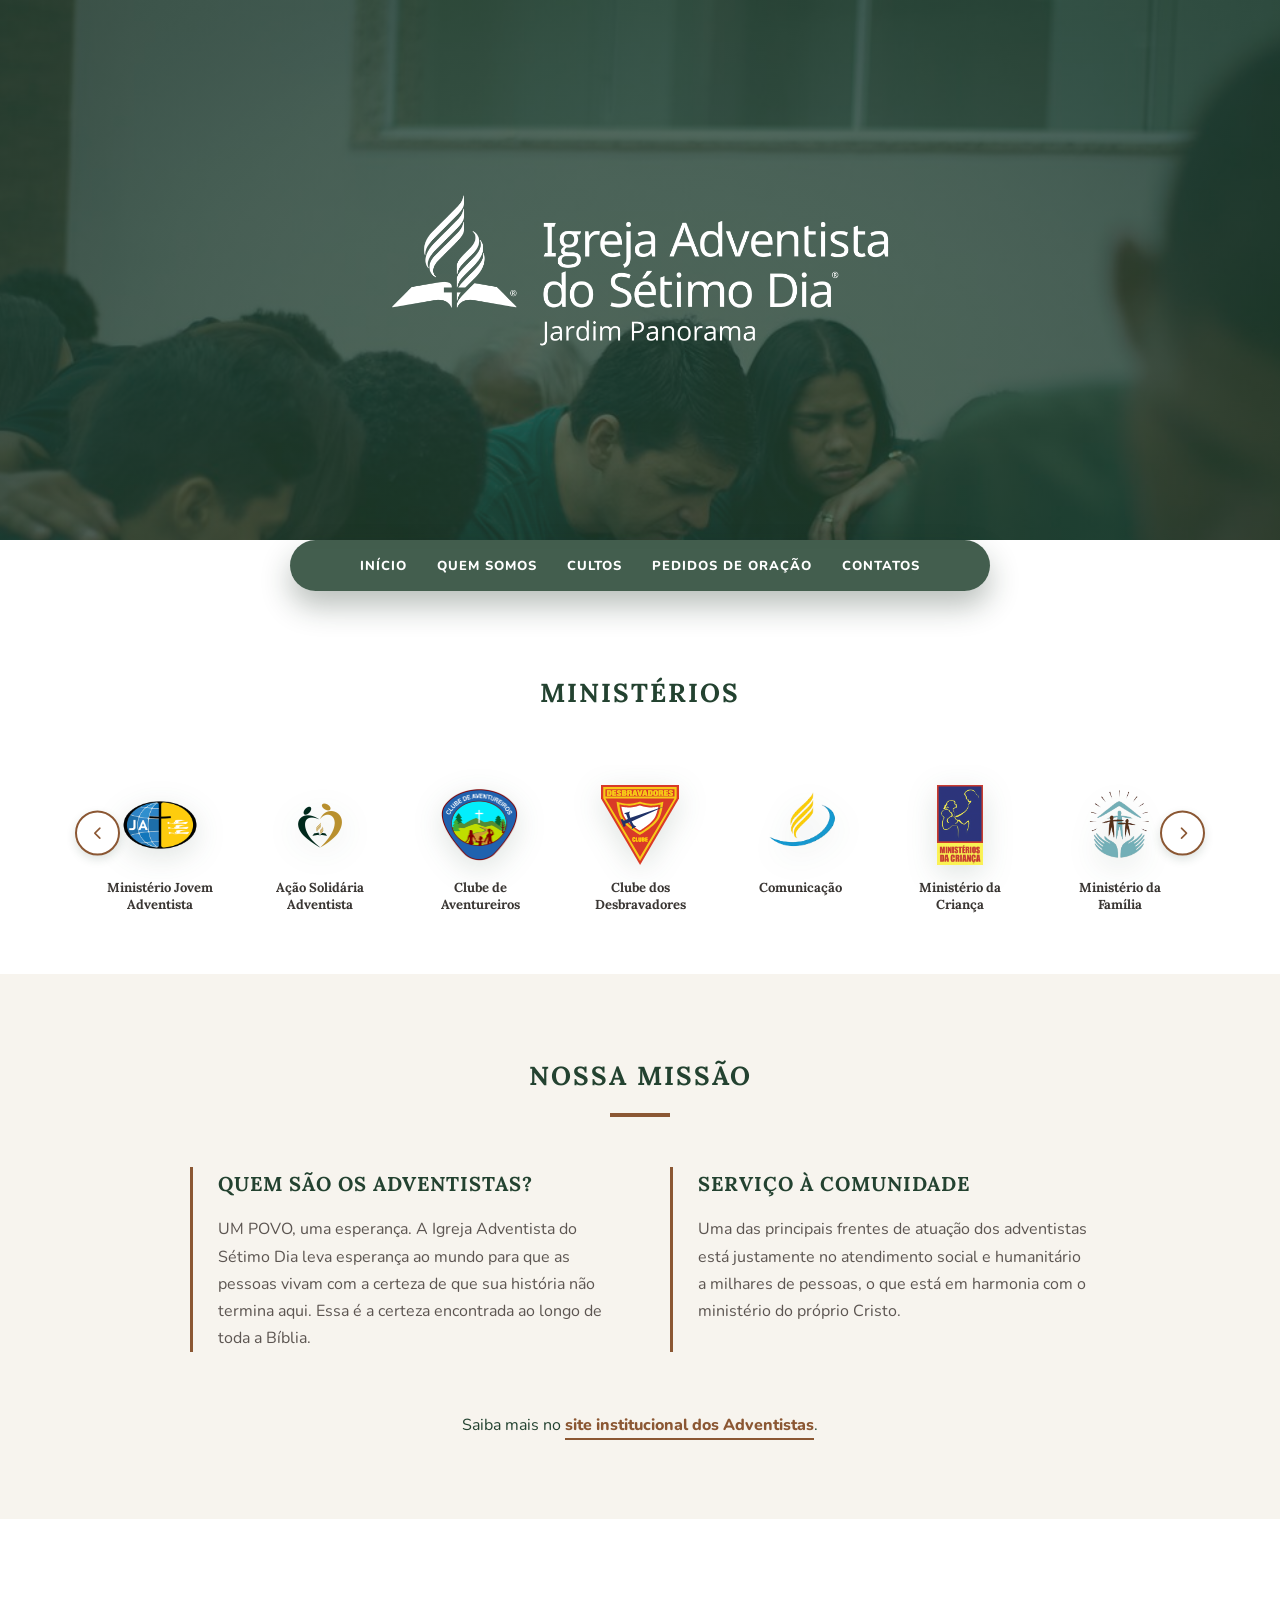
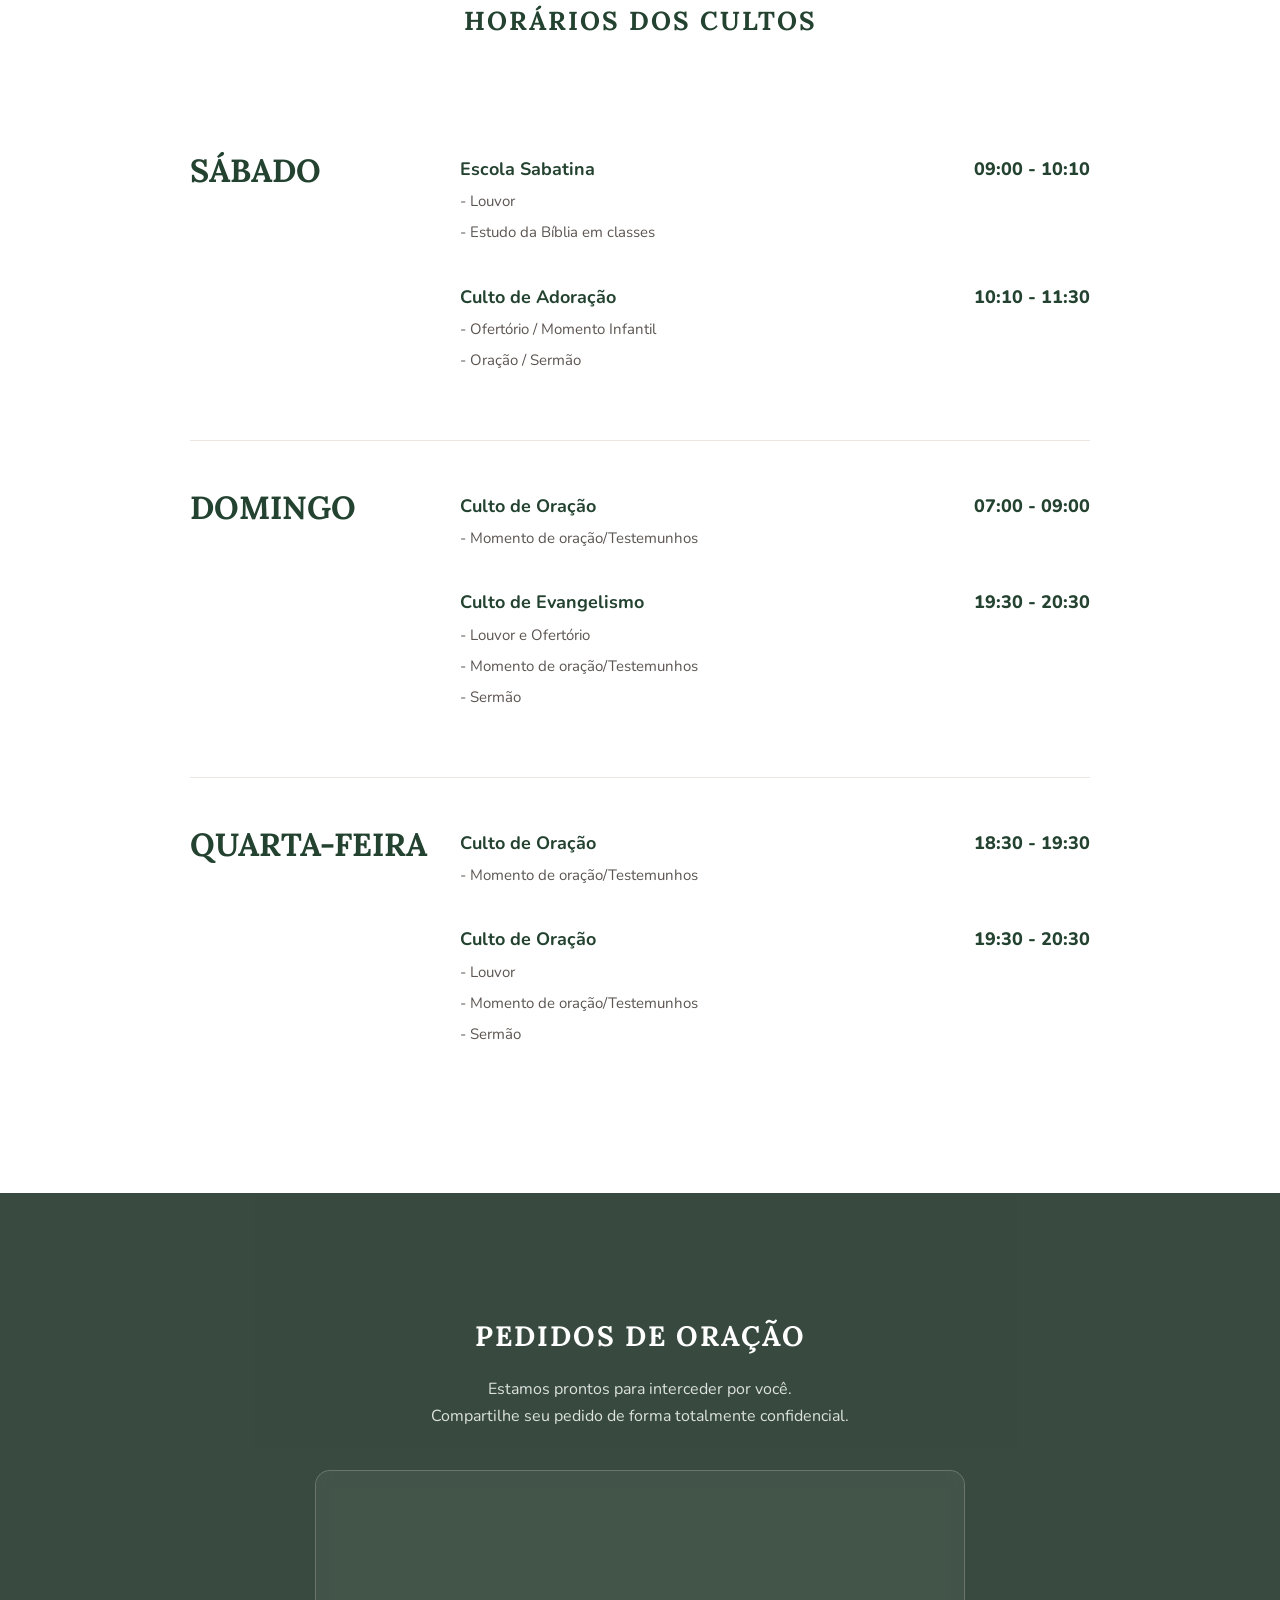
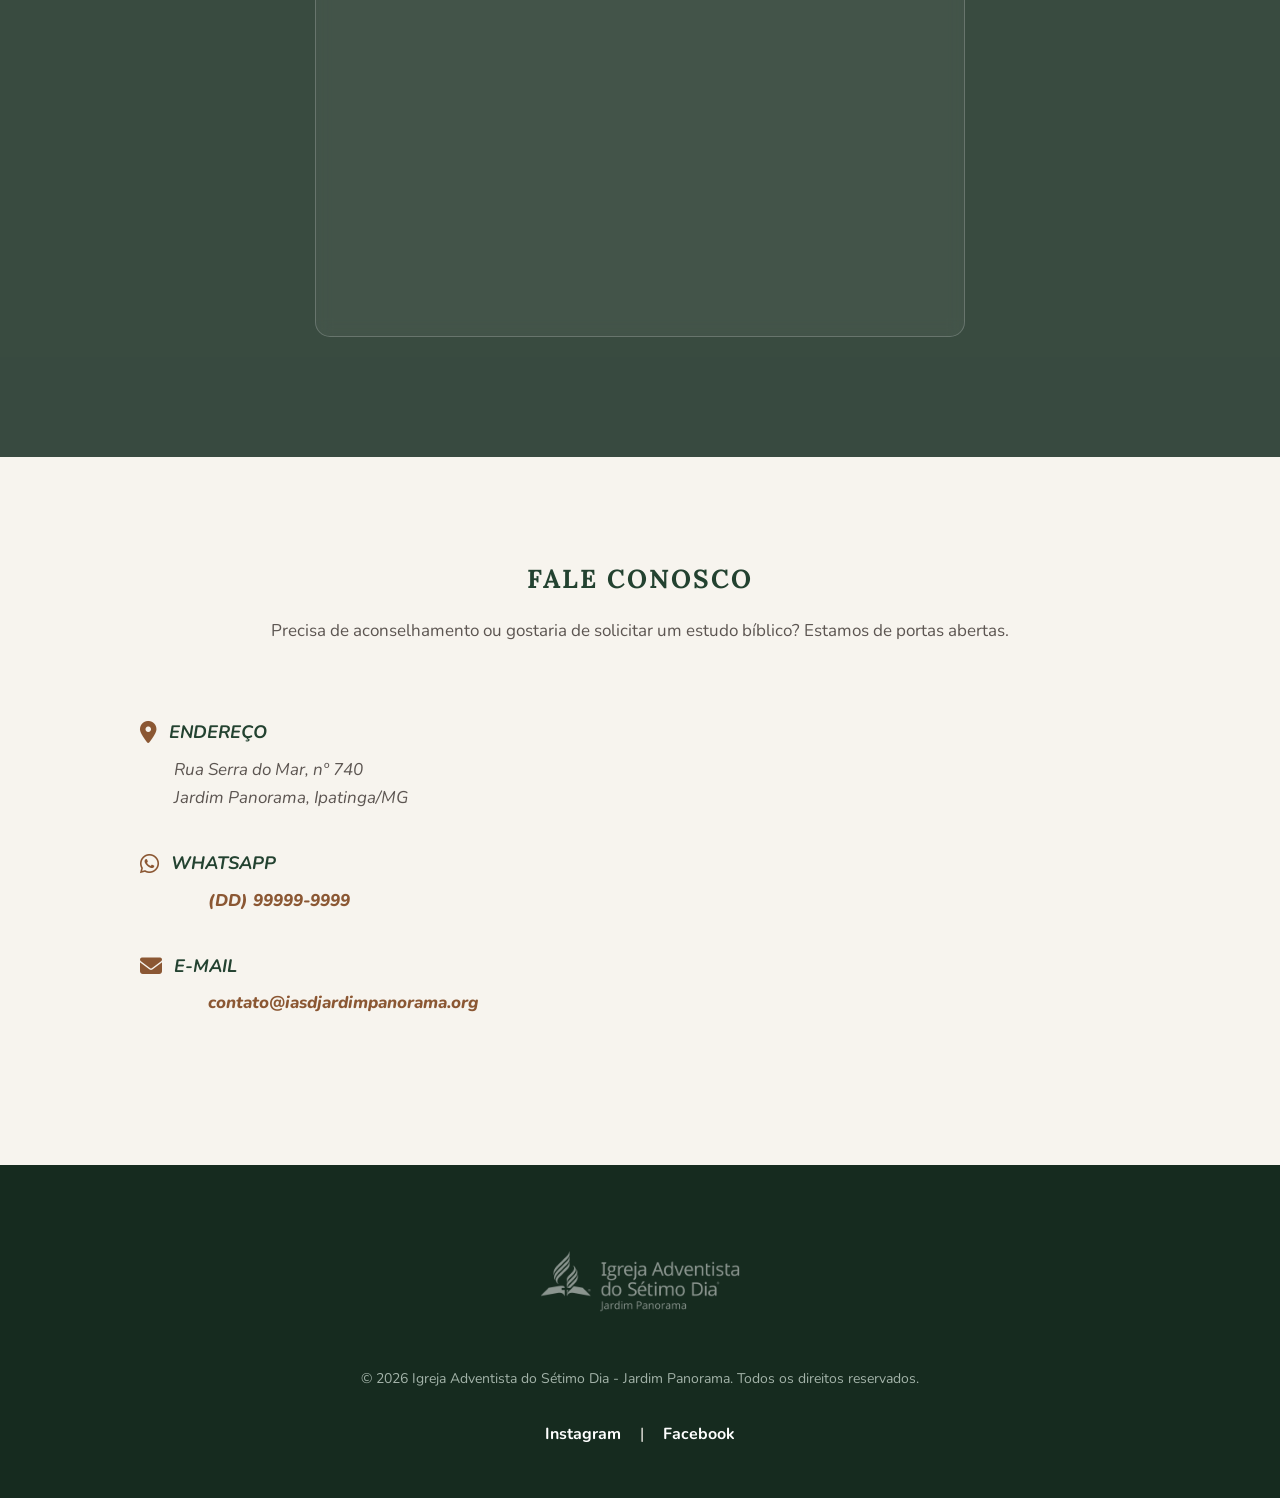
<file: index.html>
<!DOCTYPE html>
<html lang="pt-BR">

<head>
    <meta charset="UTF-8">
    <meta name="viewport" content="width=device-width, initial-scale=1.0">
    <title>IASD Jardim Panorama</title>
    <meta property="og:title" content="IASD Jardim Panorama">
    <meta property="og:description" content="Bem-vindo à Igreja Adventista do Sétimo Dia do Jardim Panorama. Acompanhe nossos avisos, horários e programações.">
    <meta property="og:type" content="website">
    <meta property="og:url" content="https://sonoplastiapanorama-alt.github.io/Site-IASD-Jardim-Panorama/">
    <meta property="og:image" content="https://sonoplastiapanorama-alt.github.io/Site-IASD-Jardim-Panorama/Inicio/img/logo/imagem-site.jpg">
    <link rel="icon" type="image/x-icon" href="Inicio/img/logo/adventist-symbol--white.png">

    <link rel="preconnect" href="https://fonts.googleapis.com">
    <link rel="preconnect" href="https://fonts.gstatic.com" crossorigin>
    <link
        href="https://fonts.googleapis.com/css2?family=Lora:ital,wght@0,400;0,700;1,400&family=Nunito:wght@300;400;600;700;800&display=swap"
        rel="stylesheet">

    <link rel="stylesheet" href="https://cdnjs.cloudflare.com/ajax/libs/font-awesome/6.5.1/css/all.min.css">
    <link rel="stylesheet" href="style.css">
</head>

<body>
    <header>
        <div class="logo">
            <img src="Inicio/img/logo/logo.png" width="500" alt="logo-IASD">
        </div>
    </header>

    <nav>
        <button class="menu-toggle" aria-label="Abrir menu">
            <i class="fa-solid fa-bars"></i>
            <span class="menu-texto">Menu</span>
        </button>

        <ul class="menu-links">
            <li><a href="#inicio">Início</a></li>
            <li><a href="#quemsomos">Quem Somos</a></li>
            <li><a href="#cultos">Cultos</a></li>
            <li><a href="#oracao">Pedidos de Oração</a></li>
            <li><a href="#contatos">Contatos</a></li>
        </ul>
    </nav>

    <main>
        <section id="inicio">
            <h2>Ministérios</h2>

            <div class="carrossel-wrapper">

                <button class="seta-carrossel esquerda" aria-label="Rolar para a esquerda">
                    <i class="fa-solid fa-chevron-left"></i>
                </button>

                <ul class="carrossel-ministerios" id="listaMinisterios">
                    <li>
                        <a href="https://www.instagram.com/mrntpanorama?igsh=cjE1d3RzemZ6a3A5">
                            <img src="Inicio/img/botoes/JA.png" alt="MJA">
                            <h3>Ministério Jovem Adventista</h3>
                        </a>
                    </li>
                    <li>
                        <a href="emBreve.html">
                            <img src="Inicio/img/botoes/ASA.png" alt="ASA">
                            <h3>Ação Solidária Adventista</h3>
                        </a>
                    </li>
                    <li>
                        <a href="emBreve.html">
                            <img src="Inicio/img/botoes/AVT.png" alt="Clube de Aventureiros">
                            <h3>Clube de Aventureiros</h3>
                        </a>
                    </li>
                    <li>
                        <a href="emBreve.html">
                            <img src="Inicio/img/botoes/DBV.svg" alt="Clube dos Desbravadores">
                            <h3>Clube dos Desbravadores</h3>
                        </a>
                    </li>
                    <li>
                        <a href="Inicio/comunicacao/comunicacao.html">
                            <img src="Inicio/img/botoes/cominicacao.png" alt="Comunicação">
                            <h3>Comunicação</h3>
                        </a>
                    </li>
                    <li>
                        <a href="emBreve.html">
                            <img src="Inicio/img/botoes/MC.jpg" alt="Ministério da Criança">
                            <h3>Ministério da Criança</h3>
                        </a>
                    </li>
                    <li>
                        <a href="emBreve.html">
                            <img src="Inicio/img/botoes/logo-familia.png" alt="Ministério da Família">
                            <h3>Ministério da Família</h3>
                        </a>
                    </li>
                    <li>
                        <a href="emBreve.html">
                            <img src="Inicio/img/botoes/MM.png" alt="Ministério da Mulher">
                            <h3>Ministério da Mulher</h3>
                        </a>
                    </li>
                    <li>
                        <a href="emBreve.html">
                            <img src="Inicio/img/botoes/MMu.png" alt="Ministério da Música">
                            <h3>Ministério da Música</h3>
                        </a>
                    </li>
                </ul>

                <button class="seta-carrossel direita" aria-label="Rolar para a direita">
                    <i class="fa-solid fa-chevron-right"></i>
                </button>

            </div>
        </section>

        <section id="quemsomos">
            <h2>Nossa Missão</h2>
            <div class="linha-decorativa"></div>

            <div class="quem-somos-grid">
                <article class="texto-bloco">
                    <h3>QUEM SÃO OS ADVENTISTAS?</h3>
                    <p>UM POVO, uma esperança. A Igreja Adventista do Sétimo Dia leva esperança ao mundo para que as
                        pessoas vivam com a certeza de que sua história não termina aqui. Essa é a certeza encontrada ao
                        longo de toda a Bíblia.</p>
                </article>

                <article class="texto-bloco">
                    <h3>SERVIÇO À COMUNIDADE</h3>
                    <p>Uma das principais frentes de atuação dos adventistas está justamente no atendimento social e
                        humanitário a milhares de pessoas, o que está em harmonia com o ministério do próprio Cristo.
                    </p>
                </article>
            </div>

            <p class="link-saber-mais">Saiba mais no <a href="https://institucional.adventistas.org/pt/" target="_blank"
                    rel="external">site institucional dos Adventistas</a>.</p>
        </section>
        <section id="cultos">
            <h2>Horários dos Cultos</h2>
            <div class="grade-cultos-lista">

                <article class="dia-linha">
                    <div class="dia-titulo">
                        <h3>Sábado</h3>
                    </div>
                    <div class="dia-tabela">
                        <table>
                            <tr class="linha-topo">
                                <td><strong>Escola Sabatina</strong></td>
                                <td class="txt-hora">09:00 - 10:10</td>
                            </tr>
                            <tr class="linha-lista">
                                <td colspan="2">
                                    <span class="detalhe">- Louvor</span><br>
                                    <span class="detalhe">- Estudo da Bíblia em classes</span>
                                </td>
                            </tr>

                            <tr class="linha-topo">
                                <td><strong>Culto de Adoração</strong></td>
                                <td class="txt-hora">10:10 - 11:30</td>
                            </tr>
                            <tr class="linha-lista">
                                <td colspan="2">
                                    <span class="detalhe">- Ofertório / Momento Infantil</span><br>
                                    <span class="detalhe">- Oração / Sermão</span>
                                </td>
                            </tr>
                        </table>
                    </div>
                </article>

                <article class="dia-linha">
                    <div class="dia-titulo">
                        <h3>Domingo</h3>
                    </div>
                    <div class="dia-tabela">
                        <table>
                            <tr class="linha-topo">
                                <td><strong>Culto de Oração</strong></td>
                                <td class="txt-hora">07:00 - 09:00</td>
                            </tr>
                            <tr class="linha-lista">
                                <td colspan="2">
                                    <span class="detalhe">- Momento de oração/Testemunhos</span>
                                </td>
                            </tr>

                            <tr class="linha-topo">
                                <td><strong>Culto de Evangelismo</strong></td>
                                <td class="txt-hora">19:30 - 20:30</td>
                            </tr>
                            <tr class="linha-lista">
                                <td colspan="2">
                                    <span class="detalhe">- Louvor e Ofertório</span><br>
                                    <span class="detalhe">- Momento de oração/Testemunhos</span><br>
                                    <span class="detalhe">- Sermão</span>
                                </td>
                            </tr>
                        </table>
                    </div>
                </article>

                <article class="dia-linha">
                    <div class="dia-titulo">
                        <h3>Quarta-feira</h3>
                    </div>
                    <div class="dia-tabela">
                        <table>
                            <tr class="linha-topo">
                                <td><strong>Culto de Oração</strong></td>
                                <td class="txt-hora">18:30 - 19:30</td>
                            </tr>
                            <tr class="linha-lista">
                                <td colspan="2">
                                    <span class="detalhe">- Momento de oração/Testemunhos</span>
                                </td>
                            </tr>

                            <tr class="linha-topo">
                                <td><strong>Culto de Oração</strong></td>
                                <td class="txt-hora">19:30 - 20:30</td>
                            </tr>
                            <tr class="linha-lista">
                                <td colspan="2">
                                    <span class="detalhe">- Louvor</span><br>
                                    <span class="detalhe">- Momento de oração/Testemunhos</span><br>
                                    <span class="detalhe">- Sermão</span>
                                </td>
                            </tr>
                        </table>
                    </div>
                </article>
            </div>
        </section>
        <section id="oracao">
            <div class="oracao-conteudo">
                <h2>Pedidos de Oração</h2>
                <p>Estamos prontos para interceder por você. <br>Compartilhe seu pedido de forma totalmente
                    confidencial.</p>

                <div class="form-vidro google-wrapper">
                    <iframe
                        src="https://docs.google.com/forms/d/e/1FAIpQLScPF-XH2_XA1YaNt3zknOcZFABIRTL6vK738__L2I9gmtzL0Q/viewform?embedded=true"
                        width="100%" height="425" frameborder="0" marginheight="0" marginwidth="0">
                        Carregando…
                    </iframe>
                </div>
            </div>
        </section>

        <section id="contatos">
            <h2>Fale Conosco</h2>
            <p class="intro-contatos">Precisa de aconselhamento ou gostaria de solicitar um estudo bíblico? Estamos de
                portas abertas.</p>

            <div class="bloco-contatos">

                <div class="info-contatos">
                    <address>
                        <div class="item-contato-limpo">
                            <strong><i class="fa-solid fa-location-dot"></i> Endereço</strong>
                            <p>Rua Serra do Mar, nº 740<br>Jardim Panorama, Ipatinga/MG</p>
                        </div>

                        <div class="item-contato-limpo">
                            <strong><i class="fa-brands fa-whatsapp"></i> WhatsApp</strong>
                            <p><a href="https://wa.me/55DD999999999" target="_blank" rel="external">(DD) 99999-9999</a>
                            </p>
                        </div>

                        <div class="item-contato-limpo">
                            <strong><i class="fa-solid fa-envelope"></i> E-mail</strong>
                            <p><a href="mailto:contato@iasdjardimpanorama.org">contato@iasdjardimpanorama.org</a></p>
                        </div>
                    </address>
                </div>

                <div class="mapa-contatos">
                    <iframe
                        src="https://www.google.com/maps/embed?pb=!1m18!1m12!1m3!1d3110.324055935478!2d-42.538182299999995!3d-19.465141799999998!2m3!1f0!2f0!3f0!3m2!1i1024!2i768!4f13.1!3m3!1m2!1s0xb00030f2622ef1%3A0x47d5bcfa7929675f!2sR.%20Serra%20do%20Mar%2C%20740%20-%20Jardim%20Panorama%2C%20Ipatinga%20-%20MG%2C%2035164-238!5e1!3m2!1spt-BR!2sbr!4v1780617467618!5m2!1spt-BR!2sbr"
                        width="100%" height="350" style="border:0;" allowfullscreen="" loading="lazy"
                        referrerpolicy="no-referrer-when-downgrade"></iframe>
                </div>

            </div>
        </section>
    </main>

    <footer>
        <img src="Inicio/img/logo/logo.png" width="200" alt="logo-IASD" class="logo-footer">
        <p>© 2026 Igreja Adventista do Sétimo Dia - Jardim Panorama. Todos os direitos reservados.</p>

        <div class="redes-sociais-footer">
            <a href="https://www.instagram.com/jardimpanoramaiasd" target="_blank" rel="external">Instagram</a> |
            <a href="https://www.facebook.com/share/1EHcf79icA/" target="_blank" rel="external">Facebook</a>
        </div>
    </footer>
    <script src="script.js"></script>
</body>

</html>
</file>
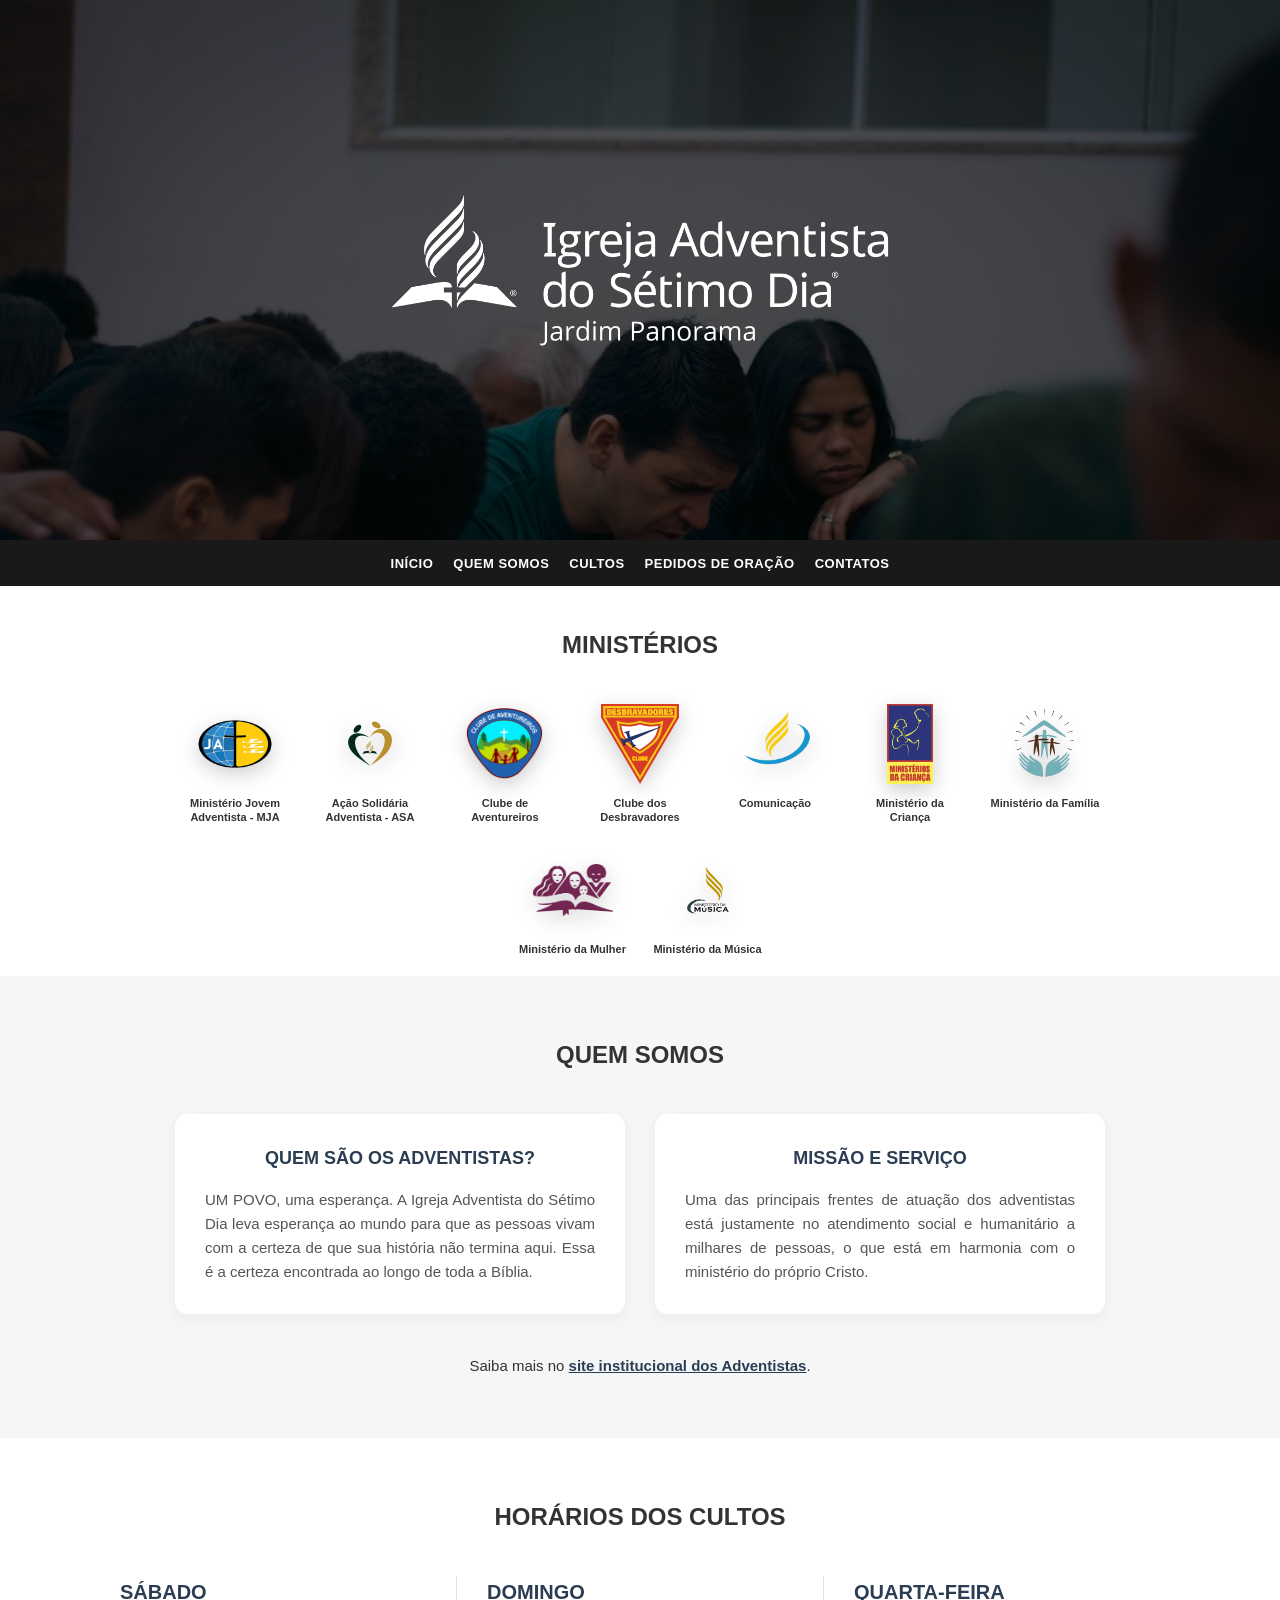
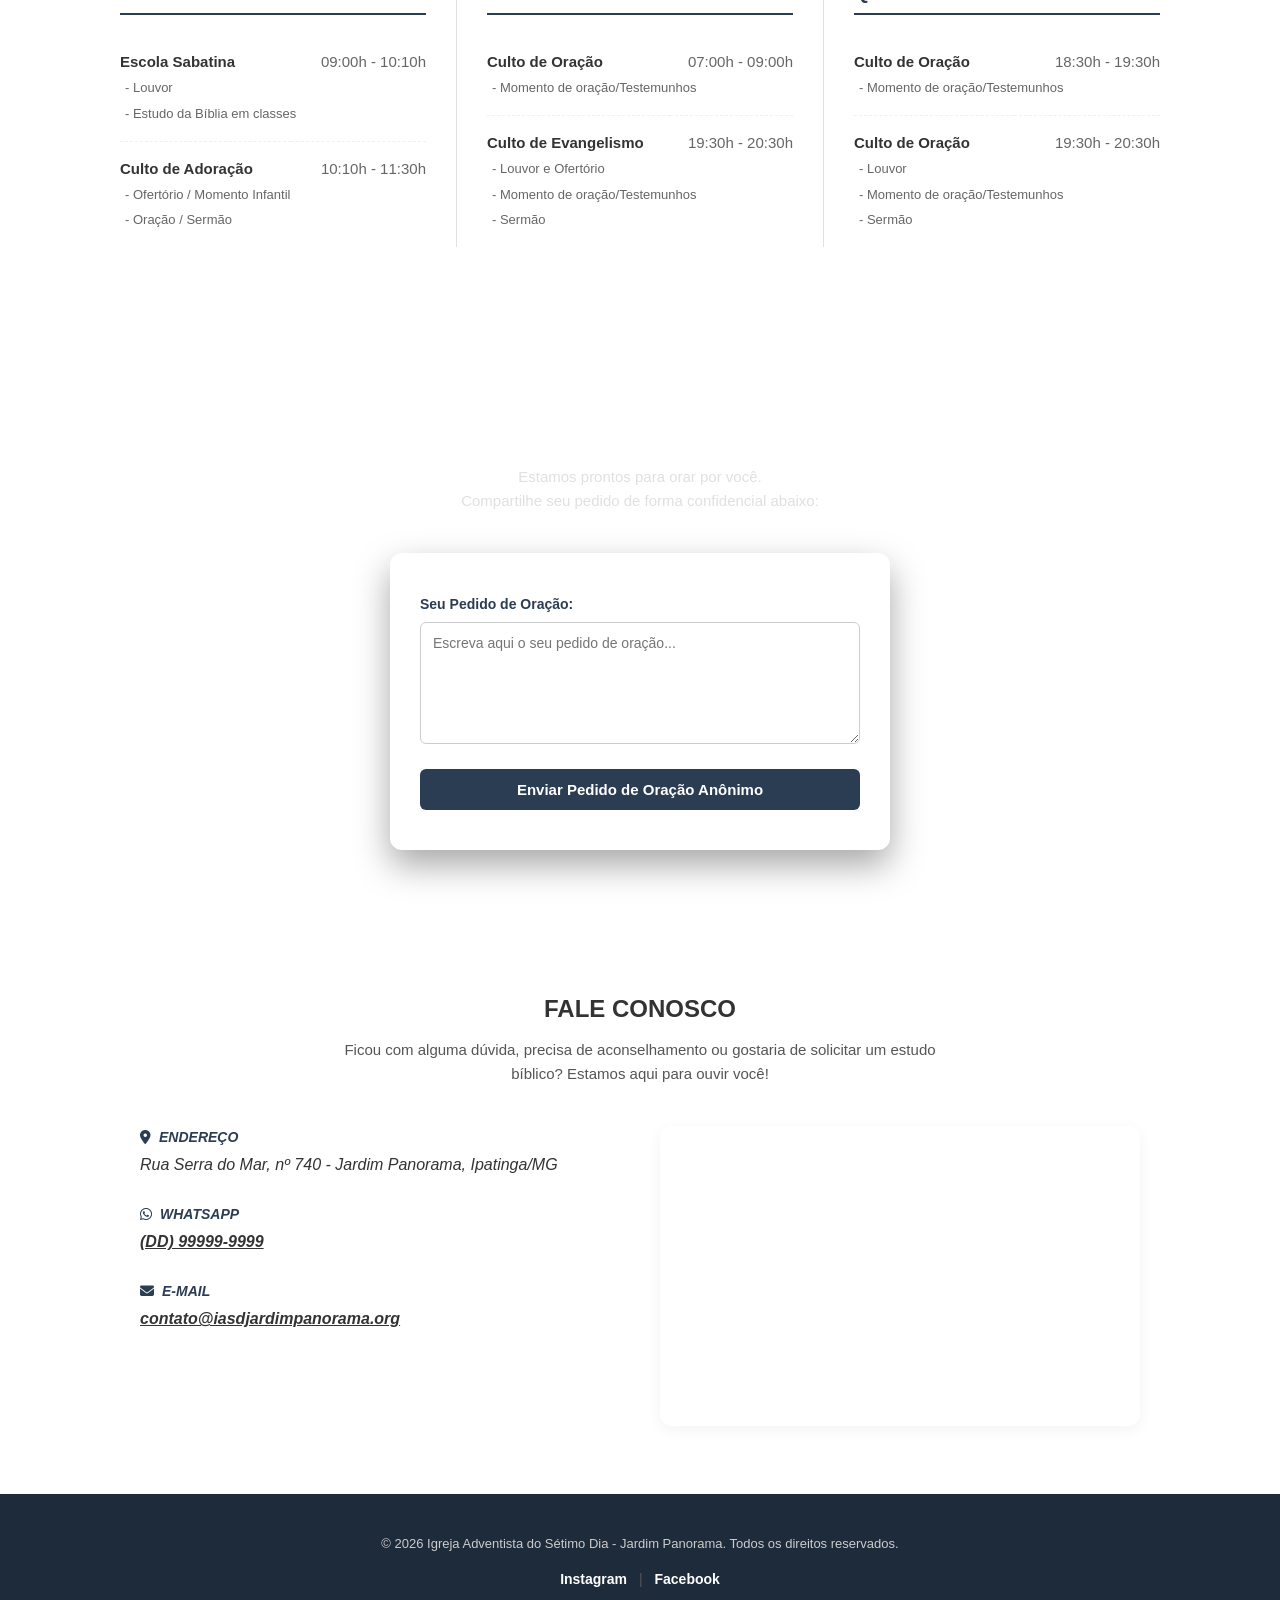
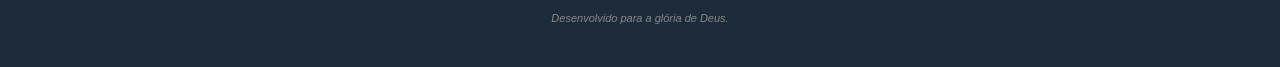
<file: Inicio/index.html>
<!DOCTYPE html>
<html lang="pt-BR">

<head>
    <meta charset="UTF-8">
    <meta name="viewport" content="width=device-width, initial-scale=1.0">
    <title>IASD Jardim Panorama</title>
    <link rel="icon" type="image/x-icon" href="img/logo/favicon.ico">

    <link rel="stylesheet" href="https://cdnjs.cloudflare.com/ajax/libs/font-awesome/6.5.1/css/all.min.css">
    
    <link rel="stylesheet" href="style.css">
</head>

<body>
    <header>
        <div class="logo">
            <img src="img/logo/logo.png" width="500" alt="logo-IASD">
        </div>
        <!-- <h1>Igreja Adventista - Jardim Panorama</h1> -->
    </header>

    <nav>
        <ul>
            <li><a href="#inicio">Início</a></li>
            <li><a href="#quemsomos">Quem Somos</a></li>
            <li><a href="#cultos">Cultos</a></li>
            <li><a href="#oracao">Pedidos de Oração</a></li>
            <li><a href="#contatos">Contatos</a></li>
        </ul>
    </nav>

    <main>
        <section id="inicio">
            <h2>Ministérios</h2>
            <ul>
                <li>
                    <a href="emBreve.html">
                        <img src="img/botoes/JA.png" alt="MJA">
                        <h3>Ministério Jovem Adventista - MJA</h3>
                    </a>
                </li>
                <li>
                    <a href="emBreve.html">
                        <img src="img/botoes/ASA.png" alt="ASA">
                        <h3>Ação Solidária Adventista - ASA</h3>
                    </a>
                </li>
                <li>
                    <a href="emBreve.html">
                        <img src="img/botoes/AVT.png" alt="Clube de Aventureiros">
                        <h3>Clube de Aventureiros</h3>
                    </a>
                </li>
                <li>
                    <a href="emBreve.html">
                        <img src="img/botoes/DBV.svg" alt="Clube dos Desbravadores">
                        <h3>Clube dos Desbravadores</h3>
                    </a>
                </li>
                <li>
                    <a href="emBreve.html">
                        <img src="img/botoes/cominicacao.png" alt="Comunicação">
                        <h3>Comunicação</h3>
                    </a>
                </li>
                <li>
                    <a href="emBreve.html">
                        <img src="img/botoes/MC.jpg" alt="Ministério da Criança">
                        <h3>Ministério da Criança</h3>
                    </a>
                </li>
                <li>
                    <a href="emBreve.html">
                        <img src="img/botoes/logo-familia.png" alt="Ministério da Família">
                        <h3>Ministério da Família</h3>
                    </a>
                </li>
                <li>
                    <a href="emBreve.html">
                        <img src="img/botoes/MM.png" alt="Ministério da Mulher">
                        <h3>Ministério da Mulher</h3>
                    </a>
                </li>
                <li>
                    <a href="emBreve.html">
                        <img src="img/botoes/MMu.png" alt="Ministério da Música">
                        <h3>Ministério da Música</h3>
                    </a>
                </li>
            </ul>
        </section>

        <section id="quemsomos">
            <h2>Quem Somos</h2>
            
            <div class="container-cards">
                <article class="card">
                    <h3>QUEM SÃO OS ADVENTISTAS?</h3>
                    <p>UM POVO, uma esperança. A Igreja Adventista do Sétimo Dia leva esperança ao mundo para que as pessoas vivam com a certeza de que sua história não termina aqui. Essa é a certeza encontrada ao longo de toda a Bíblia.</p>
                </article>

                <article class="card">
                    <h3>MISSÃO E SERVIÇO</h3>
                    <p>Uma das principais frentes de atuação dos adventistas está justamente no atendimento social e humanitário a milhares de pessoas, o que está em harmonia com o ministério do próprio Cristo.</p>
                </article>
            </div>

            <p class="link-saber-mais">Saiba mais no <a href="https://institucional.adventistas.org/pt/" target="_blank" rel="external">site institucional dos Adventistas</a>.</p>
        </section>

        <section id="cultos">
            <h2>Horários dos Cultos</h2>
            <div class="grade-cultos">
                
                <article class="dia-culto">
                    <h3>Sábado</h3>
                    <table>
                        <tr class="linha-topo">
                            <td><strong>Escola Sabatina</strong></td>
                            <td class="txt-hora">09:00h - 10:10h</td>
                        </tr>
                        <tr class="linha-lista">
                            <td colspan="2">
                                <span class="detalhe">- Louvor</span><br>
                                <span class="detalhe">- Estudo da Bíblia em classes</span>
                            </td>
                        </tr>

                        <tr class="linha-topo">
                            <td><strong>Culto de Adoração</strong></td>
                            <td class="txt-hora">10:10h - 11:30h</td>
                        </tr>
                        <tr class="linha-lista">
                            <td colspan="2">
                                <span class="detalhe">- Ofertório / Momento Infantil</span><br>
                                <span class="detalhe">- Oração / Sermão</span>
                            </td>
                        </tr>
                    </table>
                </article>

                <article class="dia-culto">
                    <h3>Domingo</h3>
                    <table>
                        <tr class="linha-topo">
                            <td><strong>Culto de Oração</strong></td>
                            <td class="txt-hora">07:00h - 09:00h</td>
                        </tr>
                        <tr class="linha-lista">
                            <td colspan="2">
                                <span class="detalhe">- Momento de oração/Testemunhos</span>
                            </td>
                        </tr>

                        <tr class="linha-topo">
                            <td><strong>Culto de Evangelismo</strong></td>
                            <td class="txt-hora">19:30h - 20:30h</td>
                        </tr>
                        <tr class="linha-lista">
                            <td colspan="2">
                                <span class="detalhe">- Louvor e Ofertório</span><br>
                                <span class="detalhe">- Momento de oração/Testemunhos</span><br>
                                <span class="detalhe">- Sermão</span>
                            </td>
                        </tr>
                    </table>
                </article>

                <article class="dia-culto">
                    <h3>Quarta-feira</h3>
                    <table>
                        <tr class="linha-topo">
                            <td><strong>Culto de Oração</strong></td>
                            <td class="txt-hora">18:30h - 19:30h</td>
                        </tr>
                        <tr class="linha-lista">
                            <td colspan="2">
                                <span class="detalhe">- Momento de oração/Testemunhos</span>
                            </td>
                        </tr>

                        <tr class="linha-topo">
                            <td><strong>Culto de Oração</strong></td>
                            <td class="txt-hora">19:30h - 20:30h</td>
                        </tr>
                        <tr class="linha-lista">
                            <td colspan="2">
                                <span class="detalhe">- Louvor</span><br>
                                <span class="detalhe">- Momento de oração/Testemunhos</span><br>
                                <span class="detalhe">- Sermão</span>
                            </td>
                        </tr>
                    </table>
                </article>

            </div>
        </section>

        <section id="oracao">
            <h2>Pedidos de Oração</h2>
            <p>Estamos prontos para orar por você. 
                <br>Compartilhe seu pedido de forma confidencial abaixo:<p>

            <form action="https://formspree.io/f/seu_codigo_aqui" method="POST">
                
                <input type="hidden" name="_subject" value="Novo Pedido de Oração - IASD Jardim Panorama">

                <label for="txtpedido-oracao">Seu Pedido de Oração:</label>
                <textarea id="txtpedido-oracao" name="pedido_oracao" rows="6" placeholder="Escreva aqui o seu pedido de oração..." required minlength="10" maxlength="1000"></textarea>

                <button type="submit">Enviar Pedido de Oração Anônimo</button>
            </form>
        </section>

        <section id="contatos">
            <h2>Fale Conosco</h2>
            <p class="intro-contatos">Ficou com alguma dúvida, precisa de aconselhamento ou gostaria de solicitar um estudo bíblico? Estamos aqui para ouvir você!</p>

            <div class="bloco-contatos">
                
                <div class="info-contatos">
                    <address>
                        <div class="item-contato">
                            <strong><i class="fa-solid fa-location-dot"></i> Endereço</strong>
                            <p>Rua Serra do Mar, nº 740 - Jardim Panorama, Ipatinga/MG</p>
                        </div>
                        
                        <div class="item-contato">
                            <strong><i class="fa-brands fa-whatsapp"></i> WhatsApp</strong>
                            <p><a href="https://wa.me/55DD999999999" target="_blank" rel="external">(DD) 99999-9999</a></p>
                        </div>

                        <div class="item-contato">
                            <strong><i class="fa-solid fa-envelope"></i> E-mail</strong>
                            <p><a href="mailto:contato@iasdjardimpanorama.org">contato@iasdjardimpanorama.org</a></p>
                        </div>
                    </address>
                </div>

                <div class="mapa-contatos">
                    <iframe src="https://www.google.com/maps/embed?pb=!1m18!1m12!1m3!1d3110.324055935478!2d-42.538182299999995!3d-19.465141799999998!2m3!1f0!2f0!3f0!3m2!1i1024!2i768!4f13.1!3m3!1m2!1s0xb00030f2622ef1%3A0x47d5bcfa7929675f!2sR.%20Serra%20do%20Mar%2C%20740%20-%20Jardim%20Panorama%2C%20Ipatinga%20-%20MG%2C%2035164-238!5e1!3m2!1spt-BR!2sbr!4v1780617467618!5m2!1spt-BR!2sbr" width="100%" height="300" style="border:0;" allowfullscreen="" loading="lazy" referrerpolicy="no-referrer-when-downgrade"></iframe>
                </div>

            </div>
        </section>
    </main>

    <footer>
        <p>© 2026 Igreja Adventista do Sétimo Dia - Jardim Panorama. Todos os direitos reservados.</p>
        
        <div class="redes-sociais-footer">
            <a href="https://www.instagram.com/jardimpanoramaiasd?utm_source=ig_web_button_share_sheet&igsh=ZDNlZDc0MzIxNw==" target="_blank" rel="external">Instagram</a> | 
            <a href="https://www.facebook.com/share/1EHcf79icA/" target="_blank" rel="external">Facebook</a>
        </div>

        <p class="creditos">Desenvolvido para a glória de Deus.</p>
    </footer>
</body>

</html>
</file>
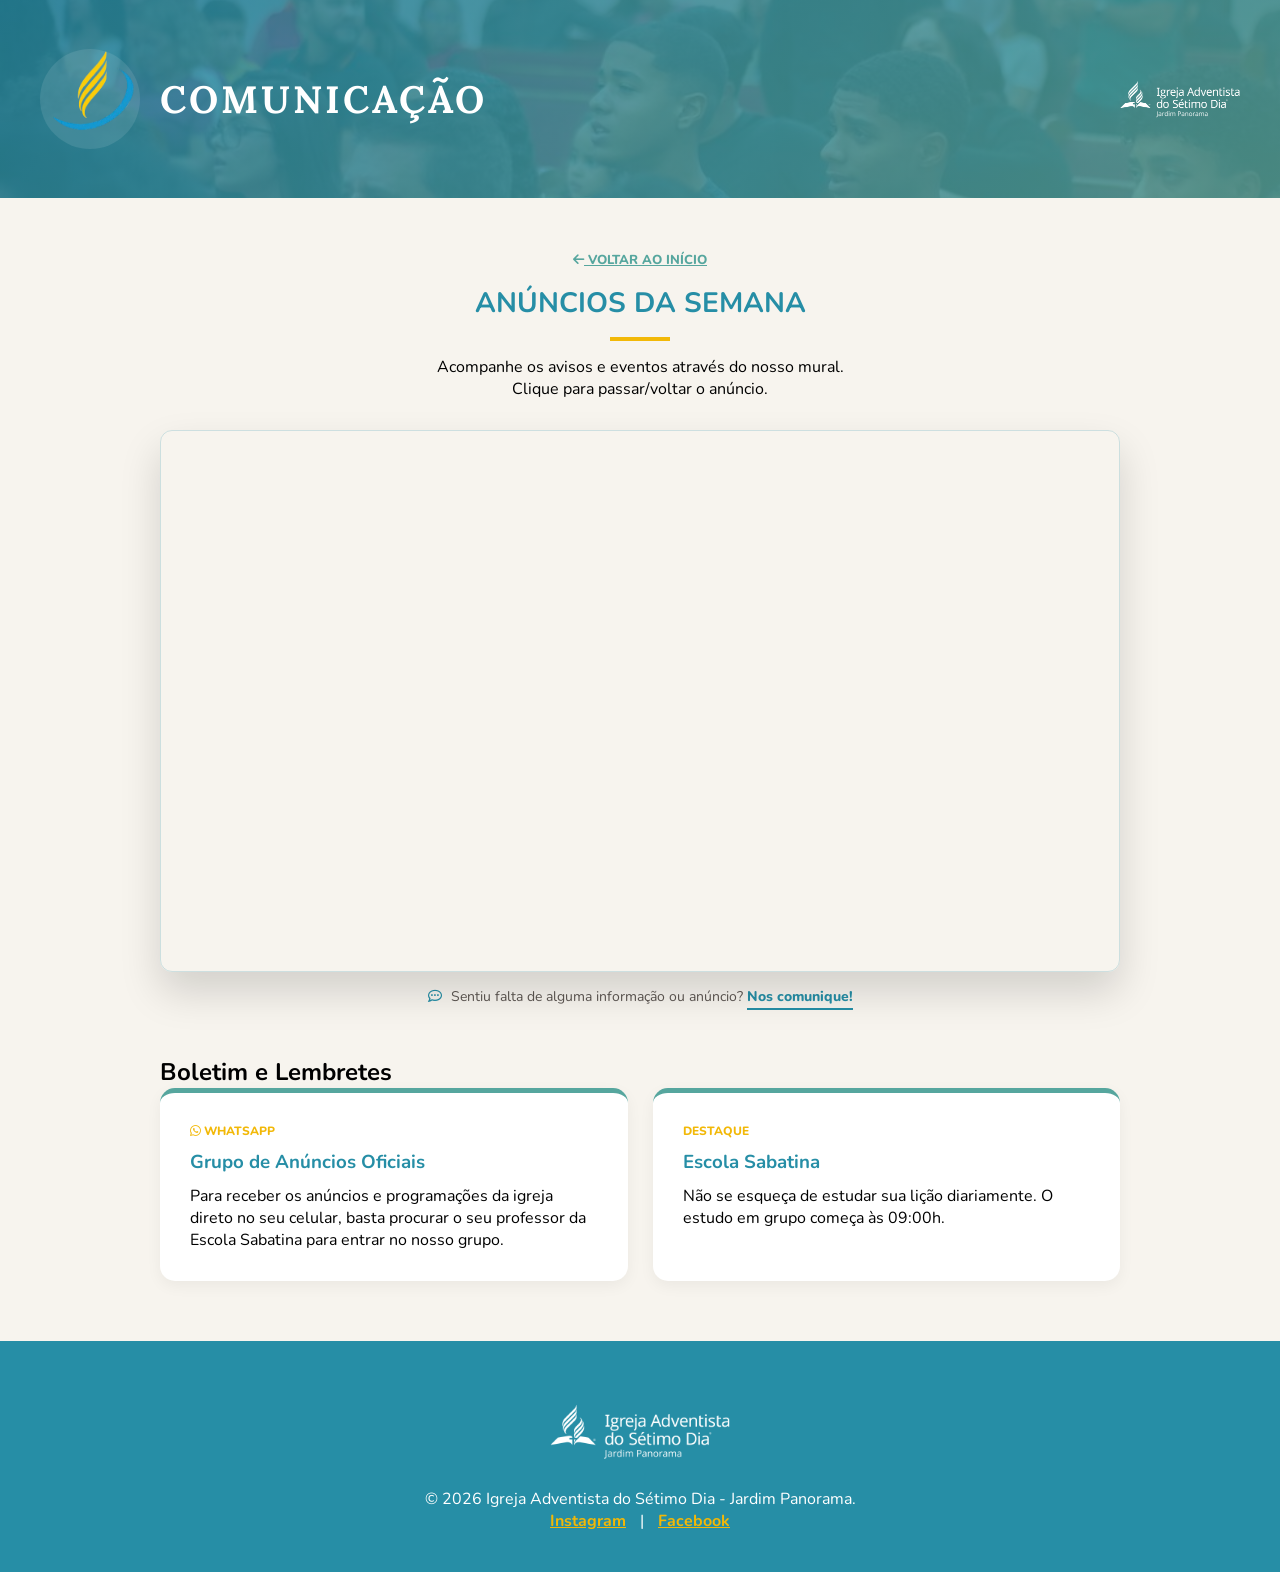
<file: Inicio/comunicacao/comunicacao.html>
<!DOCTYPE html>
<html lang="pt-BR">

<head>
    <meta charset="UTF-8">
    <meta name="viewport" content="width=device-width, initial-scale=1.0">
    <title>Comunicação | IASD Jardim Panorama</title>
    <link rel="icon" type="image/x-icon" href="../img/botoes/cominicacao.png">

    <link rel="preconnect" href="https://fonts.googleapis.com">
    <link rel="preconnect" href="https://fonts.gstatic.com" crossorigin>
    <link
        href="https://fonts.googleapis.com/css2?family=Lora:ital,wght@0,400;0,700;1,400&family=Nunito:wght@300;400;600;700;800&display=swap"
        rel="stylesheet">

    <link rel="stylesheet" href="https://cdnjs.cloudflare.com/ajax/libs/font-awesome/6.5.1/css/all.min.css">
    <link rel="stylesheet" href="styleC.css">
</head>

<body>
    <header class="header-interno">
        <div class="header-conteudo">
            <div class="titulo-comunicacao">
                <img src="../img/botoes/cominicacao.png" alt="Símbolo Comunicação" class="icone-comunicacao">
                <h1>Comunicação</h1>
            </div>
            <img src="../img/logo/logo.png" alt="Logo IASD" class="logo-pequena">
        </div>
    </header>

    <main class="fundo-creme">
        <section id="comunicacao-header" class="intro-secao">
            <a href="../../index.html" class="link-voltar"><i class="fa-solid fa-arrow-left"></i> Voltar ao Início</a>
            <h2>Anúncios da Semana</h2>
            <div class="linha-decorativa-centro"></div>
            <p>Acompanhe os avisos e eventos através do nosso mural. <br>Clique para passar/voltar o anúncio.</p>
        </section>

        <section id="sessao-canva">
            <div class="canva-embed-container">
                <iframe loading="lazy" src="https://www.canva.com/design/DAGINUfzQwo/DBd5xyVlVlz7YAiLxw0TJA/view?embed"
                    allowfullscreen="allowfullscreen" allow="fullscreen">
                </iframe>
            </div>
            <p class="legenda-canva">
                <i class="fa-regular fa-comment-dots"></i> Sentiu falta de alguma informação ou anúncio?
                <a href="../../index.html#contatos">Nos comunique!</a>
            </p>
        </section>

        <section id="mural-avisos">
            <h2>Boletim e Lembretes</h2>
            <div class="mural-grid">
                <article class="aviso-card">
                    <span class="data-aviso"><i class="fa-brands fa-whatsapp"></i> WhatsApp</span>
                    <h3>Grupo de Anúncios Oficiais</h3>
                    <p>Para receber os anúncios e programações da igreja direto no seu celular, basta procurar o seu professor da Escola Sabatina para entrar no nosso grupo.</p>
                </article>

                <article class="aviso-card">
                    <span class="data-aviso">Destaque</span>
                    <h3>Escola Sabatina</h3>
                    <p>Não se esqueça de estudar sua lição diariamente. O estudo em grupo começa às 09:00h.</p>
                </article>
            </div>
        </section>
    </main>

    <footer>
        <img src="../img/logo/logo.png" width="180" alt="logo-IASD" class="logo-footer">
        <p>© 2026 Igreja Adventista do Sétimo Dia - Jardim Panorama.</p>
        <div class="redes-sociais-footer">
            <a href="https://www.instagram.com/jardimpanoramaiasd" target="_blank">Instagram</a> |
            <a href="https://www.facebook.com/share/1EHcf79icA/" target="_blank">Facebook</a>
        </div>
    </footer>
</body>

</html>
</file>
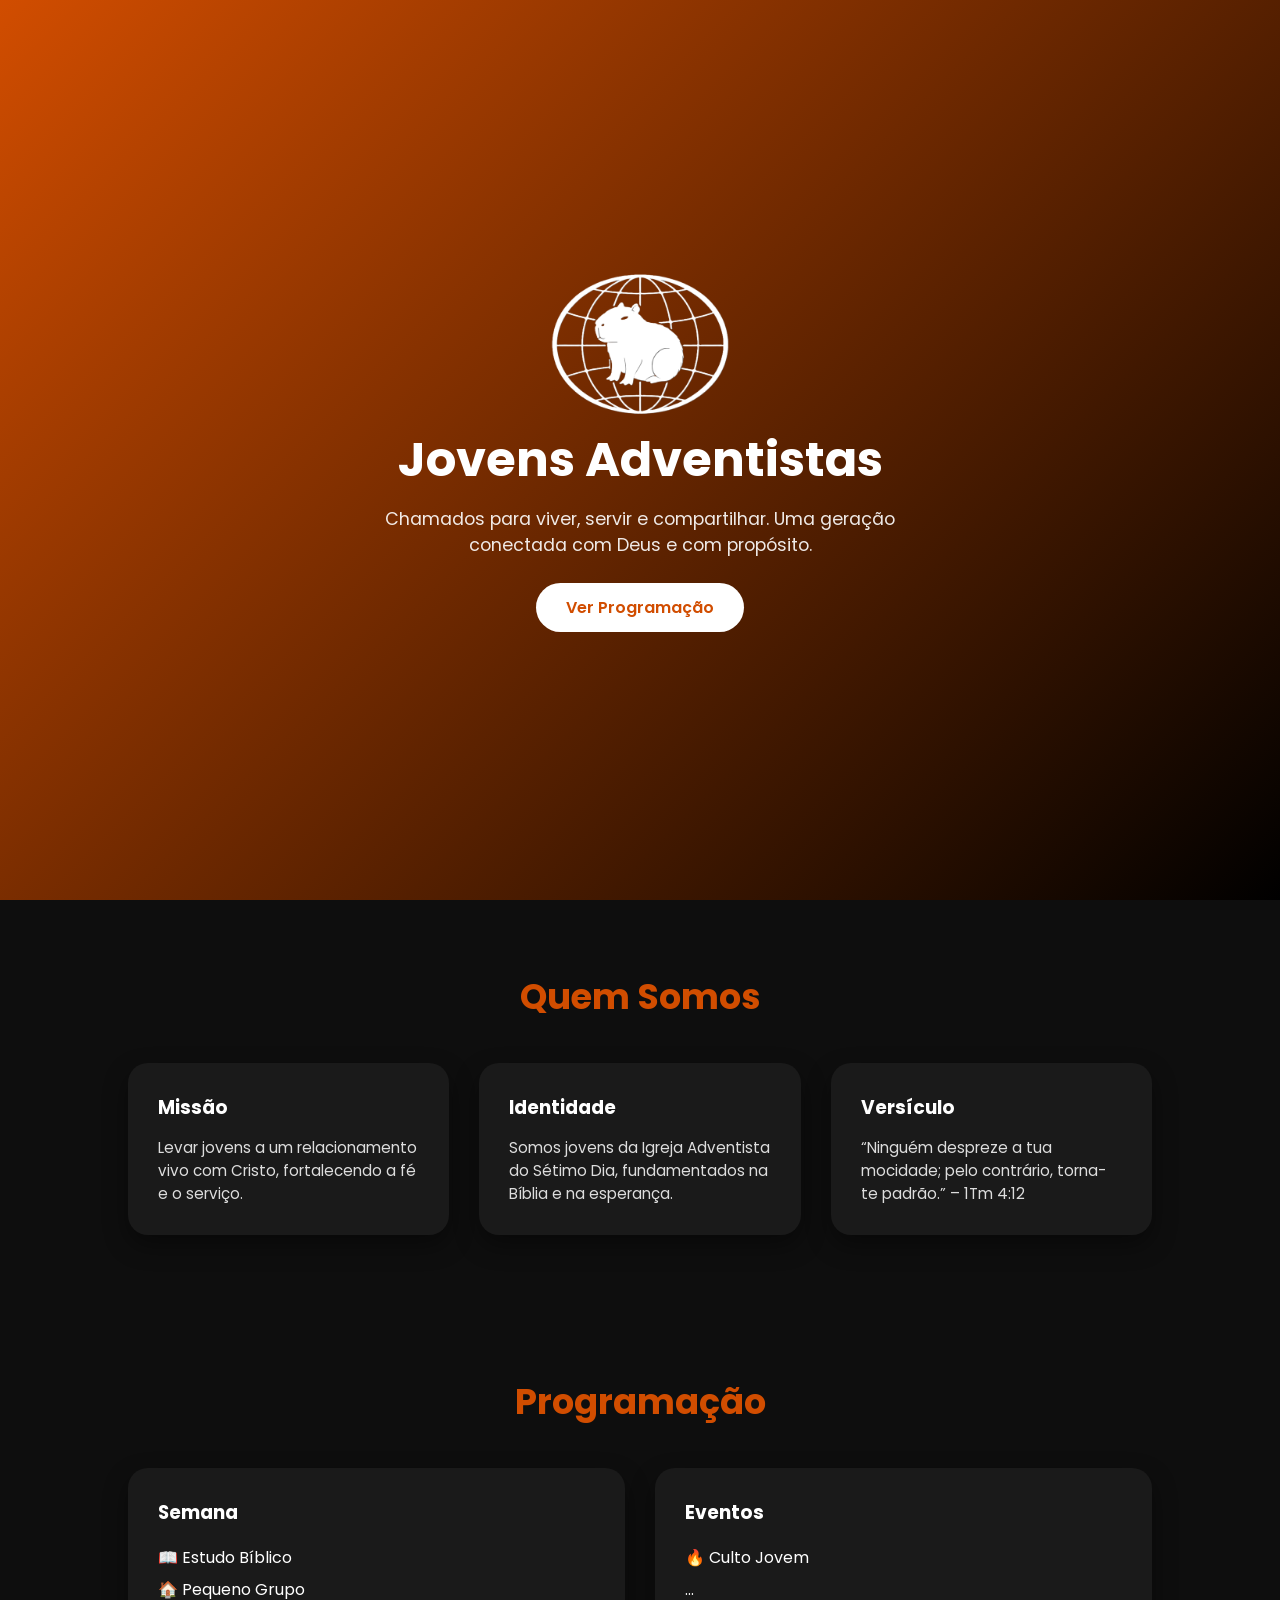
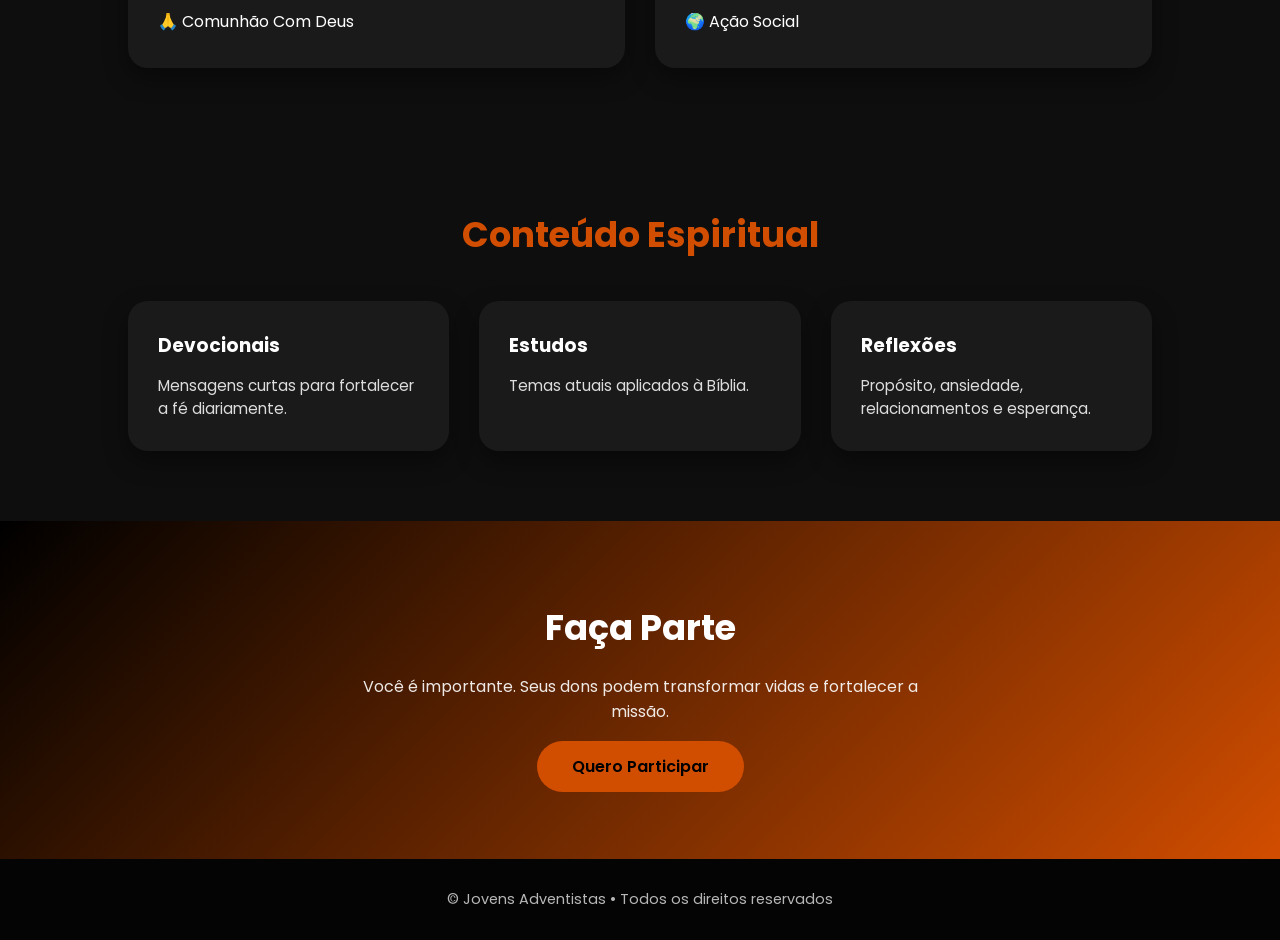
<file: Inicio/Jovens/JA.html>
<!DOCTYPE html>
<html lang="pt-br">
<head>
  <meta charset="UTF-8">
  <meta name="viewport" content="width=device-width, initial-scale=1.0">
  <title>Jovens Adventistas</title>
  <link href="https://fonts.googleapis.com/css2?family=Poppins:wght@300;400;600;700&display=swap" rel="stylesheet">
  <style>
    *{
      margin:0;
      padding:0;
      box-sizing:border-box;
      font-family:'Poppins', sans-serif;
    }

    body{
      background:#0e0e0e;
      color:#fff;
    }

    header{
      min-height:100vh;
      background:linear-gradient(135deg,#d14d00,#000);
      display:flex;
      flex-direction:column;
      justify-content:center;
      align-items:center;
      text-align:center;
      padding:40px 20px;
    }

    header h1{
      font-size:3rem;
      margin-bottom:10px;
    }

    header p{
      max-width:600px;
      font-size:1.1rem;
      margin-bottom:25px;
      opacity:0.9;
    }

    header a{
      padding:12px 30px;
      background:#fff;
      color:#d14d00;
      text-decoration:none;
      border-radius:30px;
      font-weight:600;
      transition:0.3s;
    }

    header a:hover{
      background:#e0e0e0;
    }

    section{
      padding:70px 10%;
    }

    section h2{
      text-align:center;
      font-size:2.2rem;
      margin-bottom:40px;
      color:#d14d00;
    }

    .grid{
      display:grid;
      grid-template-columns:repeat(auto-fit,minmax(250px,1fr));
      gap:30px;
    }

    .card{
      background:#1a1a1a;
      padding:30px;
      border-radius:20px;
      box-shadow:0 10px 25px rgba(0,0,0,0.4);
      transition:0.3s;
    }

    .card:hover{
      transform:translateY(-5px);
    }

    .card h3{
      margin-bottom:15px;
      color:#fff;
    }

    .card p{
      font-size:0.95rem;
      opacity:0.85;
      line-height:1.5;
    }

    .agenda ul{
      list-style:none;
      line-height:2;
    }

    .cta{
      text-align:center;
      background:linear-gradient(135deg,#000,#d14d00);
      padding:80px 20px;
    }

    .cta h2{
      color:#fff;
      margin-bottom:20px;
    }

    .cta p{
      max-width:600px;
      margin:0 auto 30px;
      opacity:0.9;
    }

    .cta a{
      padding:14px 35px;
      background:#d14d00;
      color:#000;
      text-decoration:none;
      border-radius:30px;
      font-weight:600;
    }

    footer{
      background:#000;
      padding:30px;
      text-align:center;
      font-size:0.9rem;
      opacity:0.7;
    }
  </style>
</head>
<body>

<header>
  <img src="img_jovens/cap branca.png" alt="" width="200" height="auto">
  <h1>Jovens Adventistas</h1>
  <p>Chamados para viver, servir e compartilhar. Uma geração conectada com Deus e com propósito.</p>
  <a href="#programacao">Ver Programação</a>
</header>

<section>
  <h2>Quem Somos</h2>
  <div class="grid">
    <div class="card">
      <h3>Missão</h3>
      <p>Levar jovens a um relacionamento vivo com Cristo, fortalecendo a fé e o serviço.</p>
    </div>
    <div class="card">
      <h3>Identidade</h3>
      <p>Somos jovens da Igreja Adventista do Sétimo Dia, fundamentados na Bíblia e na esperança.</p>
    </div>
    <div class="card">
      <h3>Versículo</h3>
      <p>“Ninguém despreze a tua mocidade; pelo contrário, torna-te padrão.” – 1Tm 4:12</p>
    </div>
  </div>
</section>

<section id="programacao">
  <h2>Programação</h2>
  <div class="grid agenda">
    <div class="card">
      <h3>Semana</h3>
      <ul>
        <li>📖 Estudo Bíblico</li>
        <li>🏠 Pequeno Grupo</li>
        <li>🙏 Comunhão Com Deus</li>
      </ul>
    </div>
    <div class="card">
      <h3>Eventos</h3>
      <ul>
        <li>🔥 Culto Jovem</li>
        <li>...</li>
        <li>🌍 Ação Social</li>
      </ul>
    </div>
  </div>
</section>

<!---<section>
  <h2>Ministérios</h2>
  <div class="grid">
    <div class="card"><h3>Louvor</h3><p>Música como instrumento de adoração.</p></div>
    <div class="card"><h3>Mídia</h3><p>Comunicação, design e redes sociais.</p></div>
    <div class="card"><h3>Ação Social</h3><p>Servindo a comunidade com amor.</p></div>
    <div class="card"><h3>Pequenos Grupos</h3><p>Relacionamentos e crescimento espiritual.</p></div>
  </div>
</section>-->

<section>
  <h2>Conteúdo Espiritual</h2>
  <div class="grid">
    <div class="card"><h3>Devocionais</h3><p>Mensagens curtas para fortalecer a fé diariamente.</p></div>
    <div class="card"><h3>Estudos</h3><p>Temas atuais aplicados à Bíblia.</p></div>
    <div class="card"><h3>Reflexões</h3><p>Propósito, ansiedade, relacionamentos e esperança.</p></div>
  </div>
</section>

<section class="cta">
  <h2>Faça Parte</h2>
  <p>Você é importante. Seus dons podem transformar vidas e fortalecer a missão.</p>
  <a href="https://wa.me/31990687632">Quero Participar</a>
</section>

<footer>
  <p>© Jovens Adventistas • Todos os direitos reservados</p>
</footer>

</body>
</html>
</file>
<file: style.css>
/* ----reset global e config base---- */
* {
    margin: 0;
    padding: 0;
    box-sizing: border-box;
}

html {
    scroll-behavior: smooth;
}

section {
    /* Pára sempre a 12% do topo, independentemente do tamanho do monitor */
    scroll-margin-top: 0vh; 
}

/* Configuração base do corpo da página (Branco Parede) */
body {
    font-family: 'Nunito', sans-serif;
    line-height: 1.7;
    background-color: #FFFFFF; /* Branco puro e limpo */
    color: #3A3633; /* Texto num tom de cinza-madeira muito escuro para leitura */
}

h1, h2, h3, h4, h5, h6 {
    font-family: 'Lora', serif;
}

img {
    max-width: 100%;
    height: auto;
    display: block;
}

a {
    text-decoration: none;
    color: inherit;
}

ul {
    list-style: none;
}

/* ----cabeçalho(Parallax)---- */
header {
    /* Película Verde Vinha sobre a foto de fundo */
    background-image: linear-gradient(rgba(35, 66, 48, 0.75), rgba(35, 66, 48, 0.75)), url('Inicio/img/fundo/55304225571_1c8d7f2973_b.jpg');
    background-size: cover;
    background-position: center 80%;
    background-attachment: fixed;
    min-height: 60vh;
    display: flex;
    flex-direction: column;
    align-items: center;
    justify-content: center;
}

@keyframes fadeIn {
    from { opacity: 0; transform: translateY(30px); }
    to { opacity: 1; transform: translateY(0); }
}

header .logo {
    animation: fadeIn 1.5s ease-out;
}

main {
    background-color: #FFFFFF;
    position: relative;
    z-index: 10;
}

/* ----menu de navegacao---- */
nav {
    position: sticky; 
    top: 0; 
    width: 100%;
    max-width: 100%; 
    border-radius: 0px; 
    background-color: rgba(35, 66, 48, 0.98); 
    padding: 15px 0; 
    z-index: 100; 
    backdrop-filter: blur(10px);
    margin: 0 auto; 
    transition: all 0.6s cubic-bezier(0.16, 1, 0.3, 1); 
    display: flex;
    flex-direction: column;
    align-items: center;
}

/* O botão do menu mobile começa escondido no PC */
.menu-toggle {
    display: none;
    background: none;
    border: none;
    color: #ffffff;
    font-family: 'Nunito', sans-serif;
    font-size: 15px;
    font-weight: 800;
    text-transform: uppercase;
    cursor: pointer;
    gap: 10px;
    align-items: center;
    transition: color 0.3s ease;
}

.menu-toggle:hover {
    color: #8B5733;
}

/* O estado do menu quando rola para baixo (Dynamic Island) */
nav.nav-flutuante {
    top: 15px; 
    width: 90%; 
    max-width: 700px; 
    border-radius: 50px; 
    padding: 12px 0; 
    box-shadow: 0 15px 30px rgba(22, 43, 31, 0.3); 
    background-color: rgba(35, 66, 48, 0.85); 
}

nav ul.menu-links {
    display: flex;
    justify-content: center;
    gap: 30px; 
    transition: all 0.6s cubic-bezier(0.16, 1, 0.3, 1); 
}

nav a {
    font-family: 'Nunito', sans-serif;
    font-size: 13px; 
    font-weight: 800;
    text-transform: uppercase;
    letter-spacing: 1px;
    color: #ffffff; 
    transition: color 0.3s ease;
}

nav a:hover {
    color: #8B5733; 
}

/* ----secao de ministerios (Carrossel Interativo)---- */
#inicio {
    padding: 80px 20px 40px 20px;
}

#inicio h2 {
    text-align: center;
    margin-bottom: 50px;
    text-transform: uppercase;
    font-size: 26px;
    color: #234230; /* Verde Vinha */
    letter-spacing: 2px;
}

/* Caixa principal que segura a lista e as setas */
.carrossel-wrapper {
    position: relative;
    max-width: 1100px;
    margin: 0 auto;
    display: flex;
    align-items: center;
}

/* Os botões das setas flutuantes */
.seta-carrossel {
    position: absolute;
    top: 40%; /* Alinhado sensivelmente a meio das imagens */
    transform: translateY(-50%);
    background-color: #FFFFFF;
    border: 2px solid #8B5733; /* Marrom Madeira */
    color: #8B5733;
    width: 45px;
    height: 45px;
    border-radius: 50%; /* Faz o botão ser uma bolinha perfeita */
    display: flex;
    align-items: center;
    justify-content: center;
    cursor: pointer;
    z-index: 10;
    box-shadow: 0 4px 10px rgba(35, 66, 48, 0.15); /* Sombra Verde Vinha suave */
    transition: all 0.3s ease;
}

/* Efeito ao passar o rato (Hover) */
.seta-carrossel:hover {
    background-color: #8B5733;
    color: #FFFFFF;
    transform: translateY(-50%) scale(1.1); /* Dá um zoom sutil */
}

/* Posicionamento das setas puxadas para fora do limite */
.seta-carrossel.esquerda {
    left: -15px; 
}

.seta-carrossel.direita {
    right: -15px;
}

/* A lista rolante de ministérios */
.carrossel-ministerios {
    display: flex;
    flex-wrap: nowrap; /* Não quebra linha */
    gap: 40px; 
    padding: 20px 10px; 
    width: 100%;
    
    /* Configurações de rolagem invisível */
    overflow-x: auto; 
    scroll-behavior: smooth;
    -webkit-overflow-scrolling: touch; 
    scrollbar-width: none; 
    -ms-overflow-style: none;
}

.carrossel-ministerios::-webkit-scrollbar {
    display: none; 
}

.carrossel-ministerios li {
    width: 120px; 
    text-align: center;
    flex-shrink: 0; /* Impede os botões de serem esmagados */
}

.carrossel-ministerios li a {
    display: flex;
    flex-direction: column;
    align-items: center;
}

.carrossel-ministerios li a img {
    width: 80px; 
    height: 80px;
    object-fit: contain; 
    margin-bottom: 15px;
    filter: drop-shadow(0px 8px 15px rgba(35, 66, 48, 0.15)); 
    transition: transform 0.4s ease, filter 0.4s ease; 
}

.carrossel-ministerios li a:hover img {
    transform: translateY(-8px) scale(1.05); 
    filter: drop-shadow(0px 15px 20px rgba(139, 87, 51, 0.35)); /* Glow Marrom Madeira */
}

.carrossel-ministerios h3 {
    font-size: 13px;
    font-weight: 800;
    color: #3A3633;
    line-height: 1.3;
}

/* ----secao quem somos - Sem Cards, Editorial---- */
#quemsomos {
    display: flex;
    flex-direction: column;
    align-items: center;
    text-align: center;
    padding: 80px 20px;
    /* Um tom areia/bege muito sutil para intercalar com o branco */
    background-color: #F7F4EE; 
}

.linha-decorativa {
    width: 60px;
    height: 4px;
    background-color: #8B5733; 
    
    /* Aumente ou diminua este valor para afastar a linha do título acima */
    margin-top: 15px; 
    
    /* Controla a distância entre a linha e os textos/cards que vêm abaixo dela */
    margin-bottom: 50px; 
}

#quemsomos h2 {
    margin-bottom: 0px;
    text-transform: uppercase;
    font-size: 26px;
    color: #234230; /* Verde Vinha */
    letter-spacing: 2px;
}

.quem-somos-grid {
    display: flex;
    flex-wrap: wrap;
    justify-content: center;
    gap: 60px;
    max-width: 900px;
    width: 100%;
    margin-bottom: 40px;
    text-align: left;
}

.texto-bloco {
    flex: 1;
    min-width: 300px; 
    border-left: 3px solid #8B5733; /* Linha de leitura Marrom Madeira */
    padding-left: 25px;
}

.texto-bloco h3 {
    font-size: 20px;
    color: #234230; /* Verde Vinha */
    text-transform: uppercase;
    margin-bottom: 15px;
    letter-spacing: 1px;
}

.texto-bloco p {
    font-size: 16px;
    color: #5C5551;
}

.link-saber-mais {
    font-size: 16px;
    margin-top: 20px;
    color: #234230;
}

.link-saber-mais a {
    color: #8B5733; /* Marrom Madeira */
    font-weight: 800;
    text-decoration: none;
    border-bottom: 2px solid #8B5733;
    padding-bottom: 2px;
    transition: all 0.3s;
}

.link-saber-mais a:hover {
    color: #234230; 
    border-color: #234230;
}

/* ----secao de cultos - Estilo Linha do Tempo---- */
#cultos {
    padding: 80px 20px;
    text-align: center;
    background-color: #FFFFFF; /* Fundo limpo (Parede) */
}

#cultos h2 {
    margin-bottom: 60px;
    text-transform: uppercase;
    font-size: 26px;
    color: #234230; /* Verde Vinha */
    letter-spacing: 2px;
}

.grade-cultos-lista {
    display: flex;
    flex-direction: column;
    max-width: 900px;
    margin: 0 auto;
}

.dia-linha {
    display: flex;
    align-items: flex-start;
    padding: 40px 0;
    border-bottom: 1px solid rgba(139, 87, 51, 0.15); /* Separador sutil */
    text-align: left;
}

.dia-linha:last-child {
    border-bottom: none;
}

.dia-titulo {
    width: 30%;
    padding-right: 20px;
}

.dia-titulo h3 {
    font-size: 32px;
    color: #234230; /* Verde Vinha */
    text-transform: uppercase;
    margin-bottom: 5px;
}

.dia-tabela {
    width: 70%;
}

.dia-tabela table {
    width: 100%;
    border-collapse: collapse; 
}

.linha-topo td {
    padding-top: 10px; 
    font-size: 18px;
    color: #234230; /* Verde Vinha */
}

.txt-hora {
    text-align: right;
    font-size: 16px;
    font-weight: 800;
    color: #8B5733; /* Horários quentes em Marrom Madeira */
    white-space: nowrap;
}

.linha-lista td {
    padding-bottom: 25px; 
}

.detalhe {
    font-size: 15px;
    color: #5C5551;
    display: inline-block;
    margin-top: 5px;
}

/* ----secao de oracao - Efeito Vidro com Google Forms---- */
#oracao {
    padding: 120px 20px; 
    background-image: url('Inicio/img/fundo/55304226581_648154a4a4_b.jpg');
    background-size: cover;
    background-position: center;
    background-attachment: fixed; 
    position: relative;
    display: flex;
    justify-content: center;
}

#oracao::before {
    content: '';
    position: absolute;
    top: 0; left: 0; right: 0; bottom: 0;
    background: rgba(22, 43, 31, 0.85); 
}

.oracao-conteudo {
    position: relative;
    z-index: 1;
    text-align: center;
    color: #ffffff;
    width: 100%;
    max-width: 650px; /* Alargamos um pouco para o Google Forms caber melhor */
}

.oracao-conteudo h2 {
    margin-bottom: 15px;
    text-transform: uppercase;
    font-size: 28px;
    letter-spacing: 2px;
}

.oracao-conteudo p {
    font-size: 16px;
    color: #DDE2DF; 
    margin-bottom: 40px;
}

.form-vidro {
    background: rgba(255, 255, 255, 0.05); 
    backdrop-filter: blur(8px); 
    border: 1px solid rgba(255, 255, 255, 0.2); 
    padding: 20px; /* Reduzimos o padding para o formulário encostar mais nas bordas */
    border-radius: 15px;
    display: flex;
    flex-direction: column;
}

/* Garante que o Google Forms seja responsivo */
.google-wrapper iframe {
    width: 100%;
    border-radius: 8px; /* Arredonda os cantos internos do formulário do Google */
    background-color: transparent;
}

/* ----secao de contatos - Textos Limpos---- */
#contatos {
    padding: 100px 20px;
    text-align: center;
    background-color: #F7F4EE; /* Fundo Bege suave combinando com o "Quem Somos" */
}

#contatos h2 {
    margin-bottom: 15px;
    text-transform: uppercase;
    font-size: 26px;
    color: #234230; /* Verde Vinha */
    letter-spacing: 2px;
}

.intro-contatos {
    font-size: 17px;
    color: #5C5551;
    margin-bottom: 60px;
}

.bloco-contatos {
    display: flex;
    flex-wrap: wrap; 
    gap: 60px; 
    max-width: 1000px;
    margin: 0 auto;
    text-align: left; 
}

.info-contatos {
    flex: 1;
    min-width: 300px; 
    display: flex;
    flex-direction: column;
    justify-content: center;
}

.item-contato-limpo {
    margin-bottom: 35px; 
}

.item-contato-limpo strong {
    display: flex; 
    align-items: center; 
    gap: 12px; 
    font-size: 18px;
    color: #234230; /* Verde Vinha */
    text-transform: uppercase;
    margin-bottom: 8px;
}

.item-contato-limpo strong i {
    color: #8B5733; /* Ícone Marrom Madeira */
    font-size: 22px;
}

.item-contato-limpo p, 
.item-contato-limpo a {
    font-size: 17px;
    color: #5C5551;
    padding-left: 34px; 
}

.item-contato-limpo a {
    font-weight: 800;
    color: #8B5733; /* Link Marrom Madeira */
    transition: all 0.3s;
}

.item-contato-limpo a:hover {
    color: #234230; 
}

.mapa-contatos {
    flex: 1.2;
    min-width: 320px;
}

.mapa-contatos iframe {
    border-radius: 12px;
    filter: grayscale(15%) sepia(10%); /* Tom levemente quente no mapa para combinar com a madeira */
}

/* ----rodape---- */
footer {
    background-color: #162B1F; /* Verde Vinha ainda mais escuro/sólido para o rodapé */
    color: #F7F4EE;
    padding: 60px 20px 40px;
    text-align: center; 
    display: flex;
    flex-direction: column; 
    align-items: center; 
    gap: 20px; 
}

.logo-footer {
    opacity: 0.5; 
    margin-bottom: 10px;
}

footer p {
    font-size: 14px;
    color: #A3B3A9; 
}

.redes-sociais-footer {
    font-size: 16px;
    margin: 10px 0;
}

.redes-sociais-footer a {
    color: #ffffff;
    font-weight: 700;
    margin: 0 15px; 
    transition: color 0.3s;
}

.redes-sociais-footer a:hover {
    color: #8B5733; /* Hover Marrom Madeira */
}

footer .creditos {
    font-size: 12px;
    font-style: italic;
    color: #7B8F83;
    margin-top: 10px;
}

/* Ajustes Responsivos (Celulares) */
@media (max-width: 768px) {
    /* CABEÇALHO: Reduz a altura e força a centralização do conteúdo */
    header {
        min-height: 40vh !important; 
        padding: 20px 0;
        display: flex;
        flex-direction: column;
        justify-content: center;
        align-items: center;
        
        /* Desligamos o Parallax só no mobile para destravar a foto */
        background-attachment: scroll !important; 
        
        /* Agora a mágica funciona! Altere as percentagens ao seu gosto */
        background-position: 50% 20% !important; 
    }

    header .logo {
        width: 100%;
        display: flex;
        justify-content: center;
        align-items: center;
        margin: 0 auto;
    }
    
    header .logo img {
        width: 80% !important; 
        max-width: 280px; 
        height: auto;
        margin: 0 auto; 
        display: block;
    }

    /* MENU: Ajuste para o telemóvel - Botão Flutuante Ultra-Compacto */
    
    /* Estado FECHADO: Vira um botão circular/pílula pequena */
    nav.nav-flutuante {
        top: 5px;
        width: 60px; 
        padding: 12px 0;
        border: 1px solid rgba(139, 87, 51, 0.3); 
        box-shadow: 0 10px 25px rgba(22, 43, 31, 0.4); 
    }

    .menu-texto {
        display: none; 
    }

    .menu-toggle {
        display: flex; 
        width: 100%;
        justify-content: center;
    }

    .menu-toggle i {
        font-size: 20px;
    }

    /* A MÁGICA AQUI: position: absolute tira a lista da página para não a empurrar */
    nav ul.menu-links { 
        position: absolute; 
        top: 100%; /* Fixa a lista imediatamente abaixo do botão do menu */
        left: 0;
        width: 100%;
        flex-direction: column;
        gap: 0;
        max-height: 0; 
        overflow: hidden; 
        opacity: 0; 
        margin-top: 0;
        
        /* O fundo verde passa para a gaveta para dar legibilidade */
        background-color: rgba(35, 66, 48, 0.98); 
        box-shadow: 0 15px 30px rgba(22, 43, 31, 0.3);
    }

    nav ul.menu-links li {
        width: 100%;
        border-bottom: 1px solid rgba(139, 87, 51, 0.25); 
    }

    nav ul.menu-links li:last-child {
        border-bottom: none; 
    }

    nav ul.menu-links a {
        display: block;
        padding: 16px 0; 
        font-size: 13px;
        letter-spacing: 2px;
        text-align: center; 
        transition: background-color 0.3s; 
    }

    nav ul.menu-links a:hover {
        background-color: rgba(139, 87, 51, 0.1); 
    }

    /* === ESTADOS DE ABERTURA === */
    
    /* 1. Quando abre no TOPO (Cabeçalho): Continua colado à barra */
    nav.menu-aberto {
        background-color: rgba(35, 66, 48, 0.98); 
    }

    nav.menu-aberto ul.menu-links {
        max-height: 400px; 
        opacity: 1; 
        border-radius: 0 0 20px 20px; /* Fundo arredondado elegante */
        border-top: 1px solid rgba(139, 87, 51, 0.3);
    }

    /* 2. Quando abre FLUTUANDO (Dynamic Island): Estica o botão e separa a gaveta */
    nav.nav-flutuante.menu-aberto {
        width: 65%; 
        border-radius: 25px; 
        border: 1px solid rgba(139, 87, 51, 0.6); 
    }

    nav.nav-flutuante.menu-aberto ul.menu-links {
        max-height: 400px; 
        opacity: 1; 
        margin-top: 10px; /* Descola a gaveta do botão */
        border-radius: 20px; 
        border: 1px solid rgba(139, 87, 51, 0.6); 
    }

    /* SEÇÕES GERAIS: Ajuste de respiro lateral e ancoragem universal */
    section { 
        padding: 50px 15px !important; 
        
        /* Pára sempre a 10% do topo da tela do telemóvel do utilizador */
        scroll-margin-top: 0vh; 
    }

    .quem-somos-grid { 
        gap: 40px; 
    }

    /* CULTOS: Quebra a linha do tempo para empilhar o dia em cima da tabela */
    .dia-linha { 
        flex-direction: column; 
        padding: 30px 0; 
    }
    
    .dia-titulo { 
        width: 100%; 
        margin-bottom: 20px; 
        border-bottom: 2px solid #8B5733; 
        padding-bottom: 10px; 
    }
    
    .dia-tabela { 
        width: 100%; 
    }
    
    /* ORAÇÃO */
    #oracao { 
        padding: 60px 15px !important; 
    }

    /* CONTATOS */
    .bloco-contatos { 
        gap: 40px; 
    }
    
    .item-contato-limpo p { 
        padding-left: 0; 
        margin-top: 5px; 
    }
    
    /* CARROSSEL MINISTÉRIOS: Traz as setas mais para perto dos botões */
    .seta-carrossel.esquerda { 
        left: -5px; 
    }
    
    .seta-carrossel.direita { 
        right: -5px; 
    }
    
    .carrossel-wrapper { 
        padding: 0 10px; 
    }
}
</file>
<file: Inicio/style.css>
/* ----reset global e config base---- */
/* O asterisco (*) seleciona TODOS os elementos da página */
* {
    margin: 0;
    /* Tira todas as margens externas padrão */
    padding: 0;
    /* Tira todos os espaçamentos internos padrão */
    box-sizing: border-box;
    /* A regra mágica do CSS moderno */
}

/* configuracao para o scroll da pagina */
html {
    scroll-behavior: smooth;
    /* faz a pagina rolar suavemente ao clicar nos links */
}

/* ajuste para a ancora nao sumir atras do menu */
section {
    scroll-margin-top: 60px;
    /* cria uma folga para a secao parar exatamente abaixo do menu */
}

/* Configuração base do corpo da página */
body {
    /* Define uma fonte limpa e sem serifa padrão*/
    font-family: Arial, Helvetica, sans-serif;

    /* Espaçamento agradável entre as linhas de texto para facilitar a leitura */
    line-height: 1.6;

    /* Cor de fundo padrão (branco) e cor do texto (cinza escuro, mais suave que o preto puro) */
    background-color: #ffffff;
    color: #333333;
}

/* Garante que nenhuma imagem vaze para fora da tela no celular */
img {
    max-width: 100%;
    height: auto;
    display: block;
}

/* Tira o sublinhado feio padrão dos links e define a cor herdada */
a {
    text-decoration: none;
    color: inherit;
}

/* Tira as bolinhas padrão das listas que vamos usar como menus ou botões */
ul {
    list-style: none;
}

/* ----cabeçalho(Parallax)---- */
header {
    /* adicionado o linear-gradient para dar o mesmo efeito escurecido do formulario */
    background-image: linear-gradient(rgba(0, 0, 0, 0.65), rgba(0, 0, 0, 0.65)), url('img/fundo/55304225571_1c8d7f2973_b.jpg');

    background-size: cover;
    /* Faz a foto esticar para cobrir todo o espaço sem achatar */
    background-position: center 80%;
    /* Centralizado na horizontal, colado no topo na vertical */

    background-attachment: fixed;
    /* fundo fixo */

    /* Altura e Layout */
    min-height: 60vh;
    /* Faz o cabeçalho ocupar pelo menos 60% da altura da tela */
    display: flex;
    /* Começa a preparar para alinhar o logo e o menu */
    flex-direction: column;
    /* Coloca os itens em pé (logo em cima, menu embaixo) */
    align-items: center;
    /* Centraliza tudo no meio da tela */
    justify-content: center;
    /* Centraliza no meio verticalmente também */

    /*Cor do texto */
    color: white;
}

/* Cobrindo a imagem */
main {
    /* O fundo sólido*/
    background-color: #ffffff;

    /* Garante que o conteúdo fique uma camada acima do cabeçalho */
    position: relative;
    z-index: 10;
}

/* ----menu de navegacao horizontal, menor e colante---- */
nav {
    position: sticky; /* fica onde esta e congela no topo quando o scroll chega nele */
    top: 0; /* trava no topo absoluto quando ativado */
    width: 100%;
    background-color: rgba(0, 0, 0, 0.90); /* fundo escuro confortavel */
    padding: 10px 0; /* padding reduzido para o menu ficar bem menor */
    z-index: 100; /* garante que fique por cima de tudo ao rolar */
}

/* alinhamento dos links */
nav ul {
    display: flex;
    justify-content: center;
    gap: 20px; /* espacamento menor entre as opcoes */
}

/* estilo dos links do menu */
nav a {
    font-size: 13px; /* fonte menor para ficar discreto */
    font-weight: bold;
    text-transform: uppercase;
    letter-spacing: 0.5px;
    color: #ffffff; /* garante que o texto do menu seja branco */
    transition: color 0.2s;
}

/* efeito de passar o mouse */
nav a:hover {
    color: #d4af37; /* dourado padrao da igreja */
}

/* ----secao de ministerios - botoes de imagem com sombra de contorno---- */
/* centraliza o titulo da secao e da um espacamento */
#inicio h2 {
    text-align: center;
    margin: 40px 0 20px 0;
    text-transform: uppercase;
    font-size: 24px;
}

/* organiza os blocos de ministerios lado a lado */
#inicio ul {
    display: flex;
    flex-wrap: wrap; 
    justify-content: center; 
    gap: 25px; 
    padding: 20px;
    max-width: 1000px; 
    margin: 0 auto; 
}

/* largura para o texto alinhar perfeitamente abaixo da imagem */
#inicio li {
    width: 110px; 
    text-align: center;
}

/* empilha a imagem e o texto em pe */
#inicio li a {
    display: flex;
    flex-direction: column;
    align-items: center;
    color: inherit;
}

/* a propria imagem solta vira o botao com sombra no formato dela */
#inicio li a img {
    width: 80px; 
    height: 80px;
    object-fit: contain; /* mantem o formato original do logo sem achatar */
    margin-bottom: 12px;
    
    /* a magica do contorno: drop-shadow segue o desenho real da imagem e nao um quadrado */
    filter: drop-shadow(0px 6px 10px rgba(0, 0, 0, 0.20)); 
    transition: transform 0.2s, filter 0.2s; 
}

/* efeito ao passar o mouse por cima */
#inicio li a:hover img {
    transform: scale(1.08); /* a imagem cresce suavemente */
    
    /* aumenta a sombra acompanhando o contorno e dando profundidade */
    filter: drop-shadow(0px 12px 18px rgba(0, 0, 0, 0.35)); 
}

/* estilo do texto logo abaixo da imagem */
#inicio h3 {
    font-size: 11px;
    font-weight: bold;
    color: #333333;
    line-height: 1.3;
}

/* ----secao quem somos - centralizada e com cards---- */
/* centraliza o conteudo da secao inteira */
#quemsomos {
    display: flex;
    flex-direction: column;
    align-items: center;
    text-align: center;
    padding: 60px 20px;
    background-color: #f4f6f8; /* um fundo cinza bem claro para o card branco destacar */
}

#quemsomos h2 {
    margin-bottom: 40px;
    text-transform: uppercase;
    font-size: 24px;
}

/* container para alinhar os cards lado a lado ou em pé */
.container-cards {
    display: flex;
    flex-wrap: wrap;
    justify-content: center;
    gap: 30px;
    max-width: 1000px;
    width: 100%;
    margin-bottom: 30px;
}

/* o estilo do card (o efeito que o bootstrap daria) */
.card {
    background-color: #ffffff; /* fundo branco do card */
    padding: 30px;
    border-radius: 12px; /* bordas arredondadas elegantes */
    box-shadow: 0 4px 15px rgba(0, 0, 0, 0.05); /* uma sombra bem suave para dar profundidade */
    flex: 1;
    min-width: 280px; /* garante que o card nao esmague em telas menores */
    max-width: 450px; /* limita o tamanho maximo de cada card */
    display: flex;
    flex-direction: column;
    gap: 15px; /* espaco entre o h3 e o p dentro do card */
}

.card h3 {
    font-size: 18px;
    color: #2b3d52; /* usa o mesmo azul dos seus botoes para criar identidade */
    text-transform: uppercase;
}

.card p {
    font-size: 15px;
    color: #555555;
    text-align: justify; /* deixa o texto do bloco alinhado e elegante */
}

/* estilo para o link externo que ficou embaixo dos cards */
.link-saber-mais {
    font-size: 15px;
    margin-top: 10px;
}

.link-saber-mais a {
    color: #2b3d52;
    font-weight: bold;
    text-decoration: underline; /* deixa o sublinhado apenas neste link de texto */
}

.link-saber-mais a:hover {
    color: #d4af37; /* muda para dourado ao passar o mouse */
}

/* ----secao de cultos - grade de tabelas lado a lado---- */
/* centraliza a secao e aplica espacamento */
#cultos {
    padding: 60px 20px;
    text-align: center;
    background-color: #ffffff;
}

#cultos h2 {
    margin-bottom: 40px;
    text-transform: uppercase;
    font-size: 24px;
}

/* container para colocar as tabelas lado a lado */
.grade-cultos {
    display: flex;
    flex-wrap: wrap; 
    justify-content: center;
    max-width: 1100px;
    margin: 0 auto;
}

/* estilo de cada coluna de dia */
.dia-culto {
    flex: 1;
    min-width: 280px; 
    padding: 0 30px;
    margin-bottom: 30px;
    text-align: left; 
}

/* a linha divisoria vertical entre os dias */
.dia-culto:not(:last-child) {
    border-right: 1px solid #e0e0e0; 
}

.dia-culto h3 {
    font-size: 20px;
    color: #2b3d52;
    margin-bottom: 20px;
    text-transform: uppercase;
    border-bottom: 2px solid #2b3d52; 
    padding-bottom: 5px;
}

.dia-culto table {
    width: 100%;
    border-collapse: collapse; 
}

/* linha do titulo e do horario lado a lado */
.linha-topo td {
    padding-top: 15px; /* espaco antes de comecar o item */
    font-size: 15px;
    vertical-align: bottom;
}

/* empurra o horario para a extremidade direita da linha */
.txt-hora {
    text-align: right;
    font-size: 13px;
    color: #666666;
    white-space: nowrap;
}

/* linha que joga a lista para baixo ocupando todo o espaco */
.linha-lista td {
    padding-bottom: 15px; /* espaco de respiro antes do proximo item */
    border-bottom: 1px dashed #f0f0f0; /* linha pontilhada sutil separando os cultos do mesmo dia */
}

/* remove a linha pontilhada do ultimo item de cada tabela */
.linha-lista:last-child td {
    border-bottom: none;
}

/* estilo sutil para as subatividades */
.detalhe {
    font-size: 13px;
    color: #666666;
    display: inline-block;
    margin-top: 4px;
    padding-left: 5px;
}

/* ----secao de oracao - formulario em card flutuante com imagem de fundo---- */
#oracao {
    padding: 80px 20px; /* aumentei um pouco o espacamento para valorizar a imagem */
    text-align: center;
    
    /* aplicando a imagem de fundo com uma pelicula escura por cima para dar leitura no texto */
    /* substitua 'sua-imagem-oracao.jpg' pelo caminho real da foto (ex: uma foto de maos juntas ou da igreja) */
    background-image: linear-gradient(rgba(0, 0, 0, 0.65), rgba(0, 0, 0, 0.65)), url('img/fundo/55304226581_648154a4a4_b.jpg');
    
    background-size: cover;
    background-position: center;
    background-attachment: fixed; /* a magica do efeito parallax igual ao cabecalho */
    
    color: #ffffff; /* muda o titulo para branco para contrastar com a foto */
}

#oracao h2 {
    margin-bottom: 10px;
    text-transform: uppercase;
    font-size: 24px;
    letter-spacing: 1px;
}

#oracao p {
    font-size: 15px;
    color: #e0e0e0; /* um cinza bem clarinho para o texto nao brigar com o h2 */
    margin-bottom: 40px;
    max-width: 600px;
    margin-left: auto;
    margin-right: auto;
}

/* o card branco flutuante */
#oracao form {
    max-width: 500px;
    margin: 0 auto;
    text-align: left;
    background-color: #ffffff; /* fundo branco do card */
    padding: 40px 30px;
    border-radius: 12px;
    
    /* a magica do efeito flutuante: uma sombra mais escura e espalhada para dar profundidade */
    box-shadow: 0 15px 35px rgba(0, 0, 0, 0.35); 
    
    display: flex;
    flex-direction: column;
}

#oracao label {
    font-size: 14px;
    font-weight: bold;
    color: #2b3d52;
    margin-bottom: 6px;
    margin-top: 15px;
}

#oracao label:first-of-type {
    margin-top: 0;
}

#oracao input,
#oracao textarea {
    width: 100%;
    padding: 12px;
    border: 1px solid #cccccc;
    border-radius: 6px;
    font-size: 14px;
    font-family: inherit;
    color: #333333;
    transition: border-color 0.2s, box-shadow 0.2s;
}

#oracao textarea {
    resize: vertical;
}

#oracao input:focus,
#oracao textarea:focus {
    outline: none;
    border-color: #2b3d52;
    box-shadow: 0 0 5px rgba(43, 61, 82, 0.2);
}

#oracao button {
    margin-top: 25px;
    padding: 12px;
    background-color: #2b3d52;
    color: #ffffff;
    border: none;
    border-radius: 6px;
    font-size: 15px;
    font-weight: bold;
    cursor: pointer;
    transition: background-color 0.2s, transform 0.1s;
}

#oracao button:hover {
    background-color: #1e2b3a;
}

#oracao button:active {
    transform: scale(0.98);
}

/* ----secao de contatos - colunas organizadas---- */
#contatos {
    padding: 60px 20px;
    text-align: center;
    background-color: #ffffff; /* fundo branco para limpar o visual depois do formulario */
}

#contatos h2 {
    margin-bottom: 10px;
    text-transform: uppercase;
    font-size: 24px;
}

.intro-contatos {
    font-size: 15px;
    color: #555555;
    margin-bottom: 40px;
    max-width: 600px;
    margin-left: auto;
    margin-right: auto;
}

/* container principal que divide as duas colunas */
.bloco-contatos {
    display: flex;
    flex-wrap: wrap; /* quebra linha automaticamente no celular */
    gap: 40px; /* espaco generoso entre o texto e o mapa */
    max-width: 1000px;
    margin: 0 auto;
    text-align: left; /* alinha o conteudo interno a esquerda */
}

/* configuracao da coluna de textos */
.info-contatos {
    flex: 1;
    min-width: 280px; /* impede que o texto fique esmagado */
}

.item-contato {
    margin-bottom: 25px; /* espacamento entre os blocos de contato */
}

.item-contato strong {
    display: flex; /* alterado para flex para alinhar o icone perfeitamente com o texto */
    align-items: center; /* centraliza o icone verticalmente com a palavra */
    gap: 8px; /* cria um espacamento perfeito de 8px entre o icone e o texto */
    font-size: 14px;
    color: #2b3d52; 
    text-transform: uppercase;
    margin-bottom: 4px;
}

.item-contato p, 
.item-contato a {
    font-size: 16px;
    color: #333333;
}

/* destaque visual para os links clicaveis (whatsapp e email) */
.item-contato a {
    font-weight: bold;
    text-decoration: underline;
    transition: color 0.2s;
}

.item-contato a:hover {
    color: #d4af37; /* muda para dourado ao passar o mouse */
}

/* configuracao da coluna do mapa */
.mapa-contatos {
    flex: 1;
    min-width: 320px;
}

/* deixa o mapa quadrado com bordas arredondadas modernas acompanhando os cards */
.mapa-contatos iframe {
    border-radius: 12px;
    box-shadow: 0 4px 15px rgba(0, 0, 0, 0.05); /* sombra sutil no mapa */
}

/* ----rodape do site centralizado---- */
footer {
    background-color: #1e2b3a; /* azul escuro fechado para dar acabamento */
    color: #ffffff;
    padding: 40px 20px;
    text-align: center; /* centraliza todo o texto */
    display: flex;
    flex-direction: column; /* empilha as linhas de texto */
    align-items: center; /* garante a centralizacao horizontal perfeita */
    gap: 15px; /* espacamento igual entre os blocos de texto */
}

footer p {
    font-size: 13px;
    color: #cccccc; /* cinza claro para leitura confortavel */
    max-width: 700px;
    line-height: 1.5;
}

/* organizacao dos links de redes sociais */
.redes-sociais-footer {
    font-size: 14px;
    color: #555555; /* cor sutil para a barra divisoria | */
}

.redes-sociais-footer a {
    color: #ffffff;
    font-weight: bold;
    margin: 0 8px; /* espacamento nas laterais dos links */
    transition: color 0.2s;
}

/* efeito ao passar o mouse nas redes sociais */
.redes-sociais-footer a:hover {
    color: #d4af37; /* dourado oficial do tema */
}

/* estilo dos creditos institucionais */
footer .creditos {
    font-size: 11px;
    font-style: italic;
    color: #888888;
    margin-top: 5px;
}
</file>
<file: Inicio/comunicacao/styleC.css>
/* ---- reset e cores base ---- */
* {
    margin: 0;
    padding: 0;
    box-sizing: border-box;
}

body {
    font-family: 'Nunito', sans-serif;
    background-color: #FFFFFF;
}

/* ---- cabecalho total (sem espacos) ---- */
.header-interno {
    width: 100%;
    min-height: 22vh;
    /* Gradiente usando a nova paleta: Azul Oceano para Verde Água */
    background-image: linear-gradient(135deg, rgba(38, 142, 166, 0.8), rgba(86, 166, 158, 0.8)), url('../img/fundo/55304617665_41e4b1d930_b.jpg');
    background-size: cover;
    background-position: center;
    display: flex;
    align-items: center;
    padding: 0 40px; 
}

.header-conteudo {
    display: flex;
    align-items: center;
    justify-content: space-between;
    width: 100%;
    max-width: 1200px;
    margin: 0 auto;
}

.titulo-comunicacao {
    display: flex;
    align-items: center;
    gap: 20px;
    color: #ffffff;
}

.icone-comunicacao {
    width: 100px;
    height: 100px;
    border-radius: 50%;
    background: rgba(255,255,255,0.1);
}

.titulo-comunicacao h1 {
    font-family: 'Lora', serif;
    font-size: 38px;
    text-transform: uppercase;
    letter-spacing: 3px;
}

.logo-pequena {
    width: 120px;
}

/* ---- secao intro ---- */
.fundo-creme {
    background-color: #F7F4EE; 
    padding-bottom: 60px;
}

.intro-secao {
    text-align: center;
    padding: 50px 20px 30px;
}

.intro-secao h2 {
    font-size: 28px;
    color: #268EA6;
    text-transform: uppercase;
}

.linha-decorativa-centro {
    width: 60px;
    height: 4px;
    background-color: #F2B807; 
    margin: 15px auto;
}

.link-voltar {
    color: #56A69E;
    font-weight: 800;
    text-transform: uppercase;
    font-size: 13px;
    display: inline-block;
    margin-bottom: 15px;
}

/* ---- container canva ---- */
#sessao-canva {
    max-width: 1000px;
    margin: 0 auto 50px;
    padding: 0 20px;
    text-align: center;
}

.canva-embed-container {
    position: relative;
    width: 100%;
    height: 0;
    padding-top: 56.25%; 
    box-shadow: 0 20px 40px rgba(0,0,0,0.15);
    border-radius: 12px;
    overflow: hidden;
    border: 1px solid rgba(38, 142, 166, 0.2);
}

.canva-embed-container iframe {
    position: absolute;
    top: 0; left: 0; width: 100%; height: 100%;
    border: none;
}

.legenda-canva {
    margin-top: 15px;
    font-size: 14px;
    color: #5C5551; 
}

.legenda-canva i {
    color: #268EA6; 
    margin-right: 5px;
}

.legenda-canva a {
    color: #268EA6; 
    font-weight: 800;
    text-decoration: none;
    border-bottom: 2px solid #268EA6;
    padding-bottom: 2px;
    transition: all 0.3s;
}

.legenda-canva a:hover {
    color: #56A69E; 
    border-color: #56A69E;
}

/* ---- mural de avisos ---- */
#mural-avisos {
    max-width: 1000px;
    margin: 0 auto;
    padding: 0 20px;
}

.mural-grid {
    display: grid;
    /* O minmax protege o layout no PC, mas forçamos 1 coluna no celular */
    grid-template-columns: repeat(auto-fit, minmax(300px, 1fr));
    gap: 25px;
}

.aviso-card {
    background: #FFFFFF;
    padding: 30px;
    border-radius: 15px;
    border-top: 5px solid #56A69E;
    box-shadow: 0 5px 15px rgba(0,0,0,0.05);
}

.data-aviso {
    color: #F2B807;
    font-weight: 800;
    font-size: 12px;
    text-transform: uppercase;
    display: block;
    margin-bottom: 10px;
}

.aviso-card h3 {
    color: #268EA6;
    margin-bottom: 10px;
}

/* ---- rodape ---- */
footer {
    background-color: #268EA6;
    color: white;
    padding: 40px 20px;
    text-align: center;
}

.redes-sociais-footer a {
    color: #F2B807;
    font-weight: 700;
    margin: 0 10px;
}

/* ---- responsivo (telemovel) ---- */
@media (max-width: 768px) {
    .header-interno {
        padding: 30px 20px;
        min-height: 20vh;
    }
    
    .header-conteudo {
        flex-direction: column-reverse; /* Coloca o logo em cima e o título em baixo */
        justify-content: center;
        gap: 25px;
        text-align: center;
    }

    .titulo-comunicacao {
        flex-direction: column; /* Empilha o ícone redondo em cima do texto "Comunicação" */
        gap: 10px;
    }
    
    .icone-comunicacao {
        width: 70px; 
        height: 70px;
    }
    
    .titulo-comunicacao h1 {
        font-size: 28px;
    }

    .logo-pequena {
        width: 100px; 
    }

    /* Reduz o respiro lateral para ganhar espaço útil na tela pequena */
    #sessao-canva, 
    #mural-avisos {
        padding: 0 15px;
    }

    .intro-secao {
        padding: 40px 15px 20px;
    }

    .mural-grid {
        grid-template-columns: 1fr; /* Força exatamente 1 card por linha no celular */
    }
}
</file>
